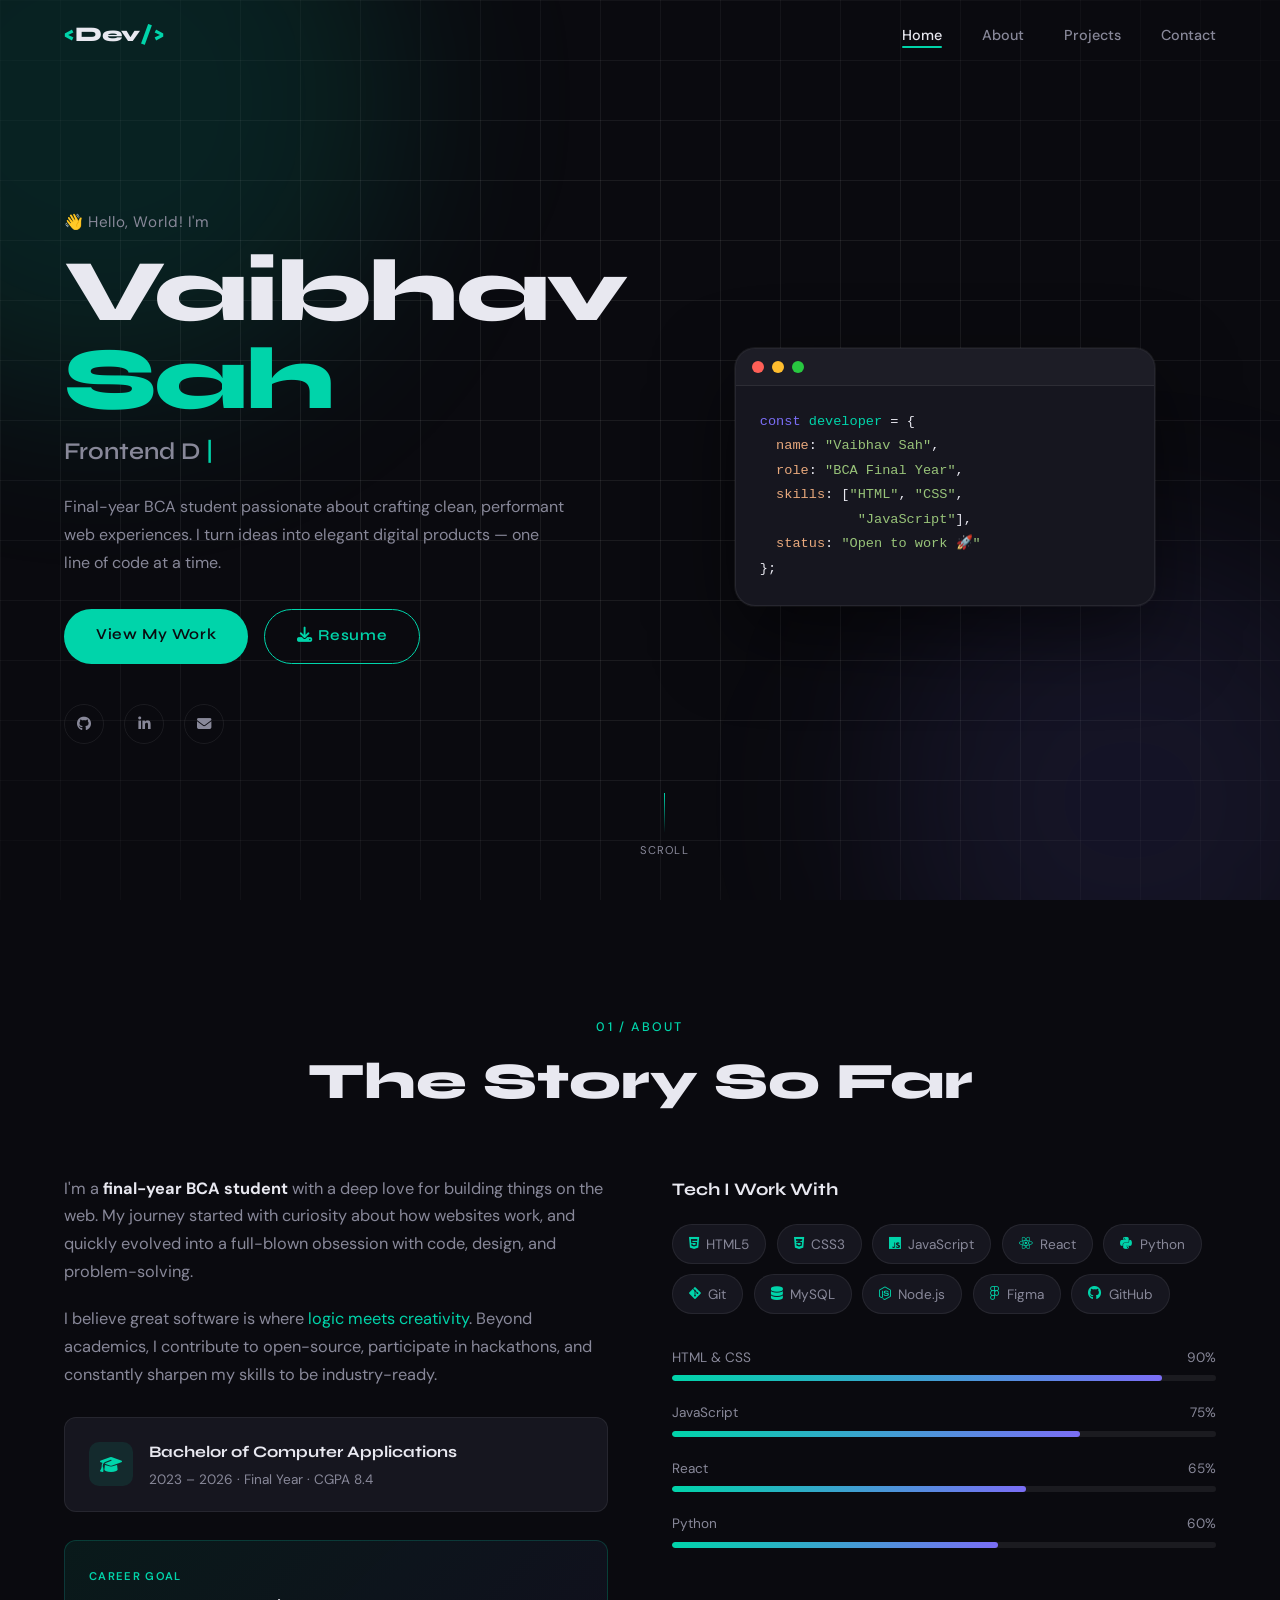
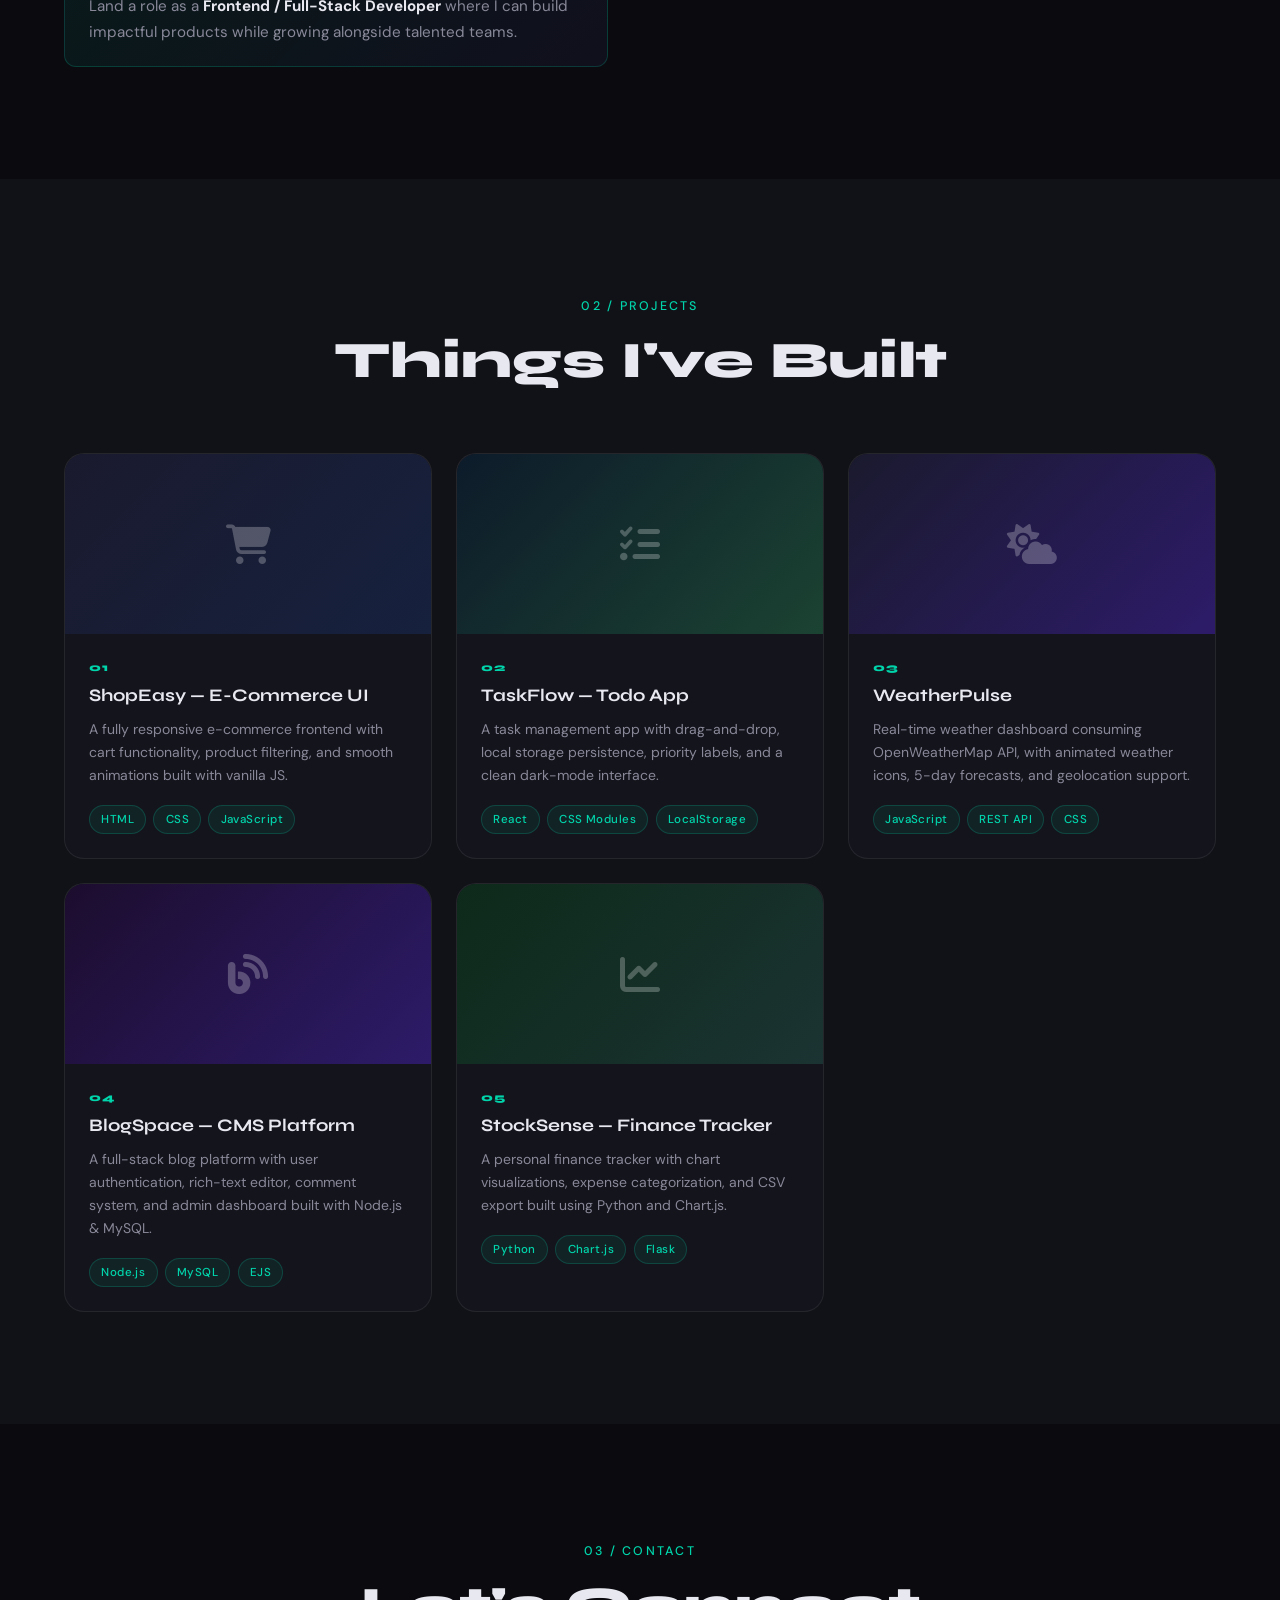
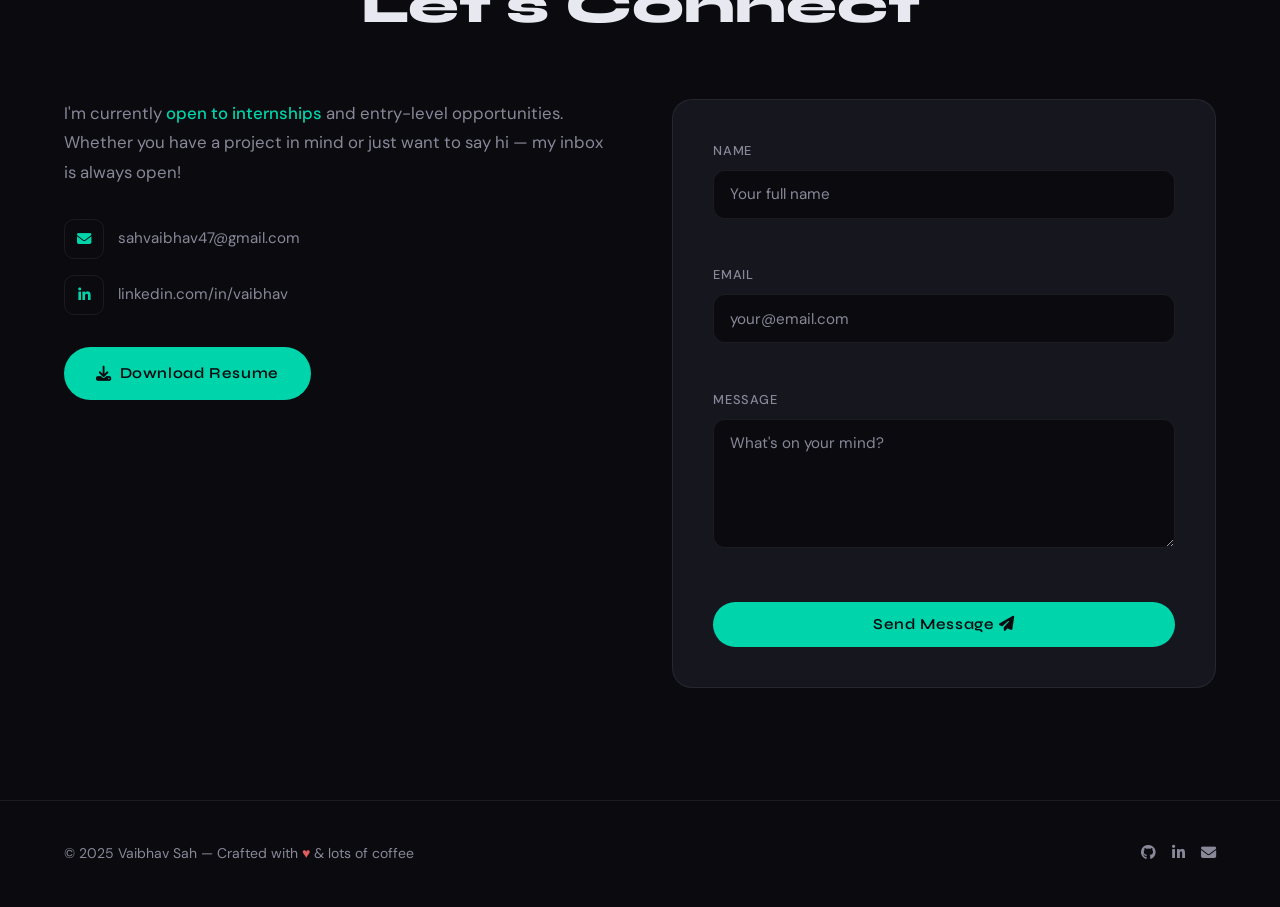
<file: Vaibhav Portfolio/index.html>
<!DOCTYPE html>
<html lang="en">
<head>
  <meta charset="UTF-8" />
  <meta name="viewport" content="width=device-width, initial-scale=1.0" />
  <title>Portfolio — BCA Developer</title>
  <link rel="stylesheet" href="style.css" />
  <!-- Google Fonts: Syne (display) + DM Sans (body) -->
  <link rel="preconnect" href="https://fonts.googleapis.com" />
  <link href="https://fonts.googleapis.com/css2?family=Syne:wght@400;600;700;800&family=DM+Sans:wght@300;400;500&display=swap" rel="stylesheet" />
  <!-- Font Awesome for icons -->
  <link rel="stylesheet" href="https://cdnjs.cloudflare.com/ajax/libs/font-awesome/6.5.0/css/all.min.css" />
</head>
<body>

  <!-- ===== NAVIGATION ===== -->
  <nav class="navbar" id="navbar">
    <div class="nav-container">
      <a href="#home" class="nav-logo">
        <span class="logo-bracket">&lt;</span>Dev<span class="logo-bracket">/&gt;</span>
      </a>
      <ul class="nav-links" id="navLinks">
        <li><a href="#home"    class="nav-link active">Home</a></li>
        <li><a href="#about"   class="nav-link">About</a></li>
        <li><a href="#projects" class="nav-link">Projects</a></li>
        <li><a href="#contact" class="nav-link">Contact</a></li>
      </ul>
      <!-- Hamburger -->
      <button class="hamburger" id="hamburger" aria-label="Toggle menu">
        <span></span><span></span><span></span>
      </button>
    </div>
  </nav>

  <!-- ===== HERO SECTION ===== -->
  <section class="hero" id="home">
    <!-- Decorative background blobs -->
    <div class="blob blob-1"></div>
    <div class="blob blob-2"></div>
    <div class="grid-overlay"></div>

    <div class="hero-content">
      <p class="hero-eyebrow">👋 Hello, World! I'm</p>
      <h1 class="hero-name">
        <span class="name-line">Vaibhav</span>
        <span class="name-line accent">Sah</span>
      </h1>
      <p class="hero-role">
        <span class="role-text" id="roleText">Frontend Developer</span>
        <span class="cursor-blink">|</span>
      </p>
      <p class="hero-intro">
        Final-year BCA student passionate about crafting clean, performant web experiences.
        I turn ideas into elegant digital products — one line of code at a time.
      </p>
      <div class="hero-cta">
        <a href="#projects" class="btn btn-primary">View My Work</a>
        <a href="resume.pdf" class="btn btn-outline" download>
          <i class="fa fa-download"></i> Resume
        </a>
      </div>
      <!-- Social links -->
      <div class="hero-social">
        <a href="https://github.com" target="_blank" aria-label="GitHub"><i class="fab fa-github"></i></a>
        <a href="https://linkedin.com" target="_blank" aria-label="LinkedIn"><i class="fab fa-linkedin-in"></i></a>
        <a href="mailto:aryan@example.com" aria-label="Email"><i class="fa fa-envelope"></i></a>
      </div>
    </div>

    <!-- Floating code card -->
    <div class="hero-card">
      <div class="code-card">
        <div class="code-card-dots">
          <span></span><span></span><span></span>
        </div>
        <pre class="code-snippet"><span class="c-kw">const</span> <span class="c-var">developer</span> = {
  <span class="c-key">name</span>: <span class="c-str">"Vaibhav Sah"</span>,
  <span class="c-key">role</span>: <span class="c-str">"BCA Final Year"</span>,
  <span class="c-key">skills</span>: [<span class="c-str">"HTML"</span>, <span class="c-str">"CSS"</span>,
            <span class="c-str">"JavaScript"</span>],
  <span class="c-key">status</span>: <span class="c-str">"Open to work 🚀"</span>
};</pre>
      </div>
    </div>

    <!-- Scroll indicator -->
    <div class="scroll-indicator">
      <div class="scroll-line"></div>
      <span>Scroll</span>
    </div>
  </section>

  <!-- ===== ABOUT SECTION ===== -->
  <section class="section" id="about">
    <div class="container">
      <div class="section-header">
        <span class="section-tag">01 / About</span>
        <h2 class="section-title">The Story So Far</h2>
      </div>

      <div class="about-grid">
        <!-- Left: bio -->
        <div class="about-bio" data-reveal>
          <p class="about-text">
            I'm a <strong>final-year BCA student</strong> with a deep love for building
            things on the web. My journey started with curiosity about how websites
            work, and quickly evolved into a full-blown obsession with code, design,
            and problem-solving.
          </p>
          <p class="about-text">
            I believe great software is where <em>logic meets creativity</em>. Beyond
            academics, I contribute to open-source, participate in hackathons, and
            constantly sharpen my skills to be industry-ready.
          </p>

          <!-- Education card -->
          <div class="edu-card">
            <div class="edu-icon"><i class="fa fa-graduation-cap"></i></div>
            <div>
              <h4>Bachelor of Computer Applications</h4>
              <p>2023 – 2026 · Final Year · CGPA 8.4</p>
            </div>
          </div>

          <!-- Career goal -->
          <div class="goal-card">
            <span class="goal-label">Career Goal</span>
            <p>Land a role as a <strong>Frontend / Full-Stack Developer</strong> where I
            can build impactful products while growing alongside talented teams.</p>
          </div>
        </div>

        <!-- Right: skills -->
        <div class="about-skills" data-reveal>
          <h3 class="skills-title">Tech I Work With</h3>
          <div class="skills-grid">
            <!-- Each skill chip -->
            <div class="skill-chip"><i class="fab fa-html5"></i> HTML5</div>
            <div class="skill-chip"><i class="fab fa-css3-alt"></i> CSS3</div>
            <div class="skill-chip"><i class="fab fa-js"></i> JavaScript</div>
            <div class="skill-chip"><i class="fab fa-react"></i> React</div>
            <div class="skill-chip"><i class="fab fa-python"></i> Python</div>
            <div class="skill-chip"><i class="fab fa-git-alt"></i> Git</div>
            <div class="skill-chip"><i class="fa fa-database"></i> MySQL</div>
            <div class="skill-chip"><i class="fab fa-node-js"></i> Node.js</div>
            <div class="skill-chip"><i class="fab fa-figma"></i> Figma</div>
            <div class="skill-chip"><i class="fab fa-github"></i> GitHub</div>
          </div>

          <!-- Skill bars -->
          <div class="skill-bars">
            <div class="skill-bar-item">
              <div class="skill-bar-label">
                <span>HTML & CSS</span><span>90%</span>
              </div>
              <div class="skill-bar-track">
                <div class="skill-bar-fill" data-width="90"></div>
              </div>
            </div>
            <div class="skill-bar-item">
              <div class="skill-bar-label">
                <span>JavaScript</span><span>75%</span>
              </div>
              <div class="skill-bar-track">
                <div class="skill-bar-fill" data-width="75"></div>
              </div>
            </div>
            <div class="skill-bar-item">
              <div class="skill-bar-label">
                <span>React</span><span>65%</span>
              </div>
              <div class="skill-bar-track">
                <div class="skill-bar-fill" data-width="65"></div>
              </div>
            </div>
            <div class="skill-bar-item">
              <div class="skill-bar-label">
                <span>Python</span><span>60%</span>
              </div>
              <div class="skill-bar-track">
                <div class="skill-bar-fill" data-width="60"></div>
              </div>
            </div>
          </div>
        </div>
      </div>
    </div>
  </section>

  <!-- ===== PROJECTS SECTION ===== -->
  <section class="section section-dark" id="projects">
    <div class="container">
      <div class="section-header">
        <span class="section-tag">02 / Projects</span>
        <h2 class="section-title">Things I've Built</h2>
      </div>

      <div class="projects-grid">

        <!-- Project 1 -->
        <article class="project-card" data-reveal>
          <div class="project-image">
            <div class="project-img-placeholder p1">
              <i class="fa fa-shopping-cart"></i>
            </div>
            <div class="project-overlay">
              <a href="#" class="project-link" target="_blank"><i class="fa fa-external-link-alt"></i> Live Demo</a>
              <a href="#" class="project-link" target="_blank"><i class="fab fa-github"></i> Code</a>
            </div>
          </div>
          <div class="project-body">
            <span class="project-number">01</span>
            <h3 class="project-title">ShopEasy — E-Commerce UI</h3>
            <p class="project-desc">A fully responsive e-commerce frontend with cart functionality,
            product filtering, and smooth animations built with vanilla JS.</p>
            <div class="project-tags">
              <span>HTML</span><span>CSS</span><span>JavaScript</span>
            </div>
          </div>
        </article>

        <!-- Project 2 -->
        <article class="project-card" data-reveal>
          <div class="project-image">
            <div class="project-img-placeholder p2">
              <i class="fa fa-tasks"></i>
            </div>
            <div class="project-overlay">
              <a href="#" class="project-link" target="_blank"><i class="fa fa-external-link-alt"></i> Live Demo</a>
              <a href="#" class="project-link" target="_blank"><i class="fab fa-github"></i> Code</a>
            </div>
          </div>
          <div class="project-body">
            <span class="project-number">02</span>
            <h3 class="project-title">TaskFlow — Todo App</h3>
            <p class="project-desc">A task management app with drag-and-drop, local storage persistence,
            priority labels, and a clean dark-mode interface.</p>
            <div class="project-tags">
              <span>React</span><span>CSS Modules</span><span>LocalStorage</span>
            </div>
          </div>
        </article>

        <!-- Project 3 -->
        <article class="project-card" data-reveal>
          <div class="project-image">
            <div class="project-img-placeholder p3">
              <i class="fa fa-cloud-sun"></i>
            </div>
            <div class="project-overlay">
              <a href="#" class="project-link" target="_blank"><i class="fa fa-external-link-alt"></i> Live Demo</a>
              <a href="#" class="project-link" target="_blank"><i class="fab fa-github"></i> Code</a>
            </div>
          </div>
          <div class="project-body">
            <span class="project-number">03</span>
            <h3 class="project-title">WeatherPulse</h3>
            <p class="project-desc">Real-time weather dashboard consuming OpenWeatherMap API,
            with animated weather icons, 5-day forecasts, and geolocation support.</p>
            <div class="project-tags">
              <span>JavaScript</span><span>REST API</span><span>CSS</span>
            </div>
          </div>
        </article>

        <!-- Project 4 -->
        <article class="project-card" data-reveal>
          <div class="project-image">
            <div class="project-img-placeholder p4">
              <i class="fa fa-blog"></i>
            </div>
            <div class="project-overlay">
              <a href="#" class="project-link" target="_blank"><i class="fa fa-external-link-alt"></i> Live Demo</a>
              <a href="#" class="project-link" target="_blank"><i class="fab fa-github"></i> Code</a>
            </div>
          </div>
          <div class="project-body">
            <span class="project-number">04</span>
            <h3 class="project-title">BlogSpace — CMS Platform</h3>
            <p class="project-desc">A full-stack blog platform with user authentication, rich-text editor,
            comment system, and admin dashboard built with Node.js &amp; MySQL.</p>
            <div class="project-tags">
              <span>Node.js</span><span>MySQL</span><span>EJS</span>
            </div>
          </div>
        </article>

        <!-- Project 5 -->
        <article class="project-card" data-reveal>
          <div class="project-image">
            <div class="project-img-placeholder p5">
              <i class="fa fa-chart-line"></i>
            </div>
            <div class="project-overlay">
              <a href="#" class="project-link" target="_blank"><i class="fa fa-external-link-alt"></i> Live Demo</a>
              <a href="#" class="project-link" target="_blank"><i class="fab fa-github"></i> Code</a>
            </div>
          </div>
          <div class="project-body">
            <span class="project-number">05</span>
            <h3 class="project-title">StockSense — Finance Tracker</h3>
            <p class="project-desc">A personal finance tracker with chart visualizations, expense
            categorization, and CSV export built using Python and Chart.js.</p>
            <div class="project-tags">
              <span>Python</span><span>Chart.js</span><span>Flask</span>
            </div>
          </div>
        </article>

      </div>
    </div>
  </section>

  <!-- ===== CONTACT SECTION ===== -->
  <section class="section" id="contact">
    <div class="container">
      <div class="section-header">
        <span class="section-tag">03 / Contact</span>
        <h2 class="section-title">Let's Connect</h2>
      </div>

      <div class="contact-grid">
        <!-- Left: info -->
        <div class="contact-info" data-reveal>
          <p class="contact-intro">
            I'm currently <span class="highlight">open to internships</span> and
            entry-level opportunities. Whether you have a project in mind or just
            want to say hi — my inbox is always open!
          </p>
          <div class="contact-links">
            <a href="mailto:sahvaibhav47@gmail.com" class="contact-item">
              <i class="fa fa-envelope"></i>
              <span>sahvaibhav47@gmail.com</span>
            </a>
            <!-- <a href="https://github.com" target="_blank" class="contact-item">
              <i class="fab fa-github"></i>
              <span>github.com/aryan</span>
            </a> -->
            <a href="https://linkedin.com" target="_blank" class="contact-item">
              <i class="fab fa-linkedin-in"></i>
              <span>linkedin.com/in/vaibhav</span>
            </a>
          </div>
          <a href="resume.pdf" class="btn btn-primary" download style="margin-top:2rem;display:inline-flex;gap:.5rem;align-items:center;">
            <i class="fa fa-download"></i> Download Resume
          </a>
        </div>

        <!-- Right: form -->
        <form class="contact-form" id="contactForm" data-reveal novalidate>
          <div class="form-group">
            <label for="name">Name</label>
            <input type="text" id="name" name="name" placeholder="Your full name" autocomplete="off" />
            <span class="form-error" id="nameError"></span>
          </div>
          <div class="form-group">
            <label for="email">Email</label>
            <input type="email" id="email" name="email" placeholder="your@email.com" autocomplete="off" />
            <span class="form-error" id="emailError"></span>
          </div>
          <div class="form-group">
            <label for="message">Message</label>
            <textarea id="message" name="message" rows="5" placeholder="What's on your mind?"></textarea>
            <span class="form-error" id="messageError"></span>
          </div>
          <button type="submit" class="btn btn-primary btn-full">
            <span id="btnText">Send Message <i class="fa fa-paper-plane"></i></span>
          </button>
          <div class="form-success" id="formSuccess">
            <i class="fa fa-check-circle"></i> Message sent! I'll get back to you soon.
          </div>
        </form>
      </div>
    </div>
  </section>

  <!-- ===== FOOTER ===== -->
  <footer class="footer">
    <div class="container footer-inner">
      <p class="footer-copy">© 2025 Vaibhav Sah — Crafted with <span class="heart">♥</span> &amp; lots of coffee</p>
      <div class="footer-social">
        <a href="https://github.com" target="_blank" aria-label="GitHub"><i class="fab fa-github"></i></a>
        <a href="https://linkedin.com" target="_blank" aria-label="LinkedIn"><i class="fab fa-linkedin-in"></i></a>
        <a href="mailto:aryan@example.com" aria-label="Email"><i class="fa fa-envelope"></i></a>
      </div>
    </div>
  </footer>

  <script src="script.js"></script>
</body>
</html>
</file>
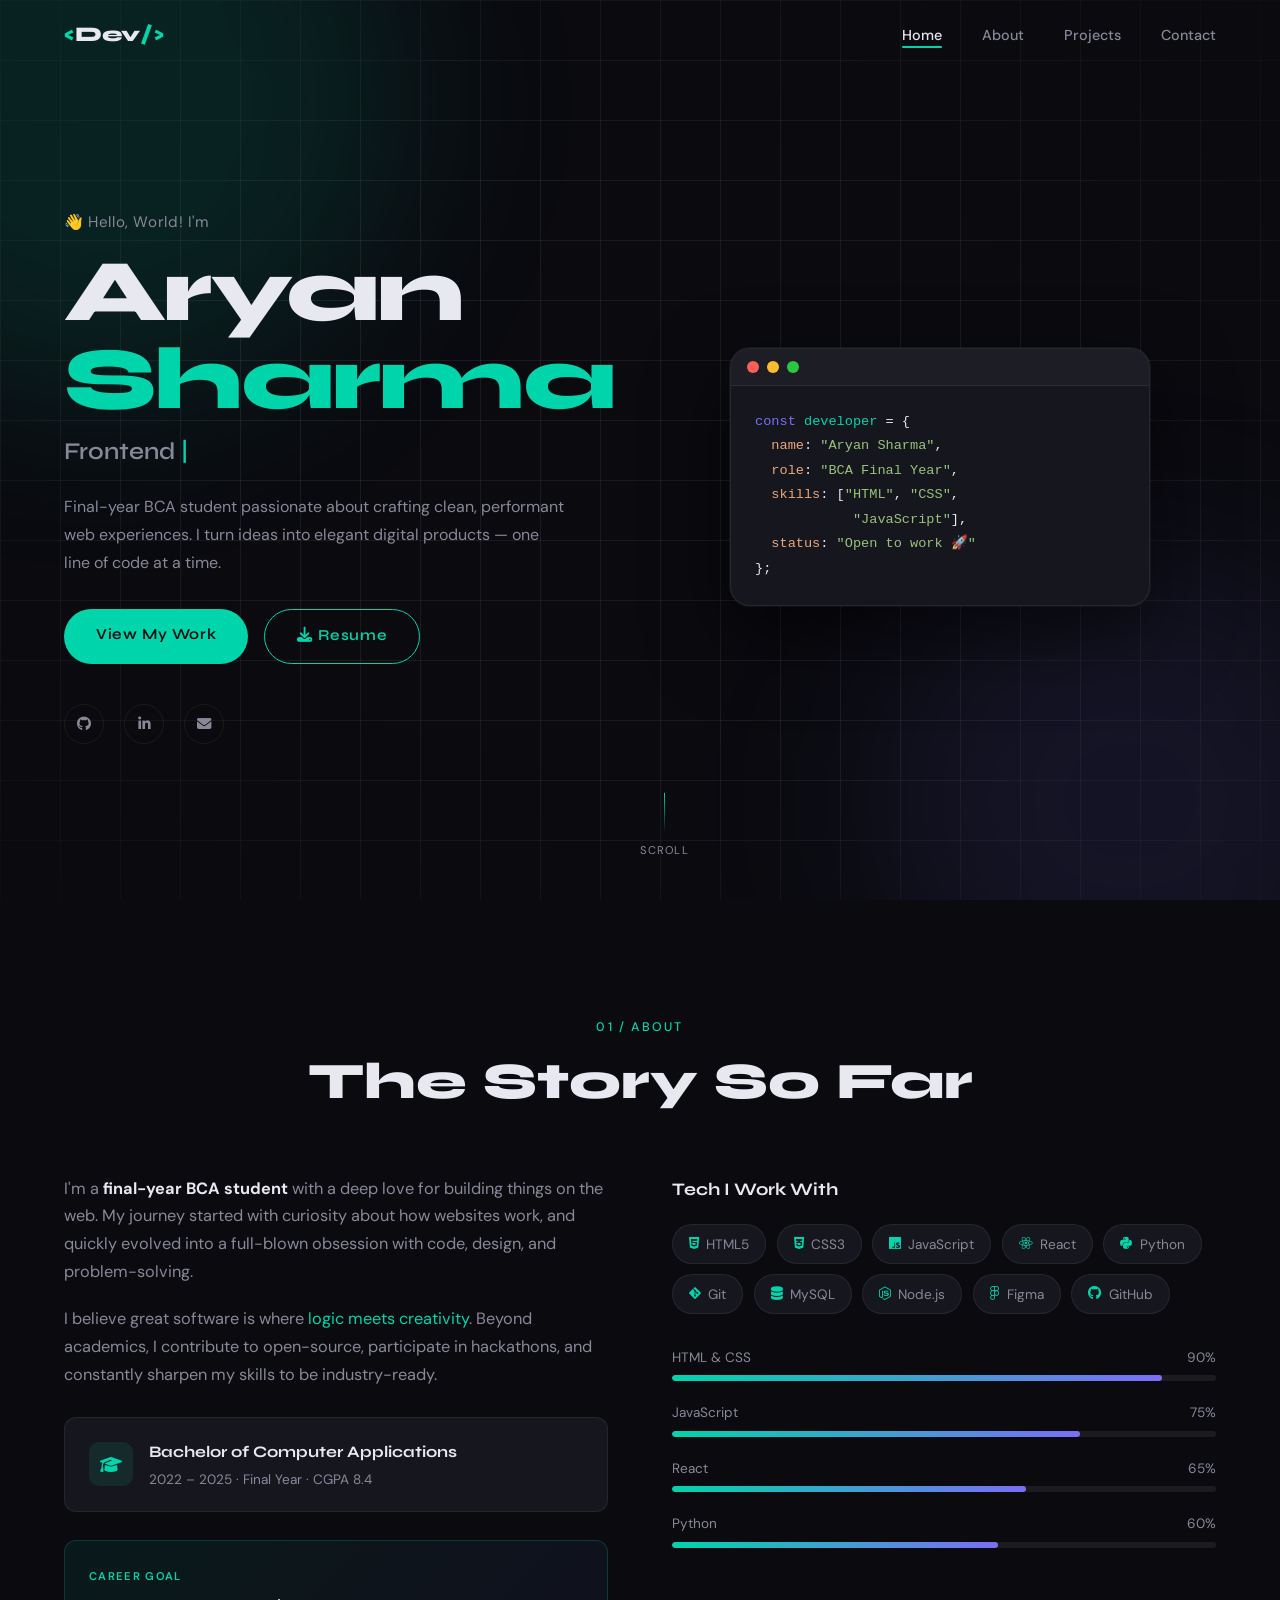
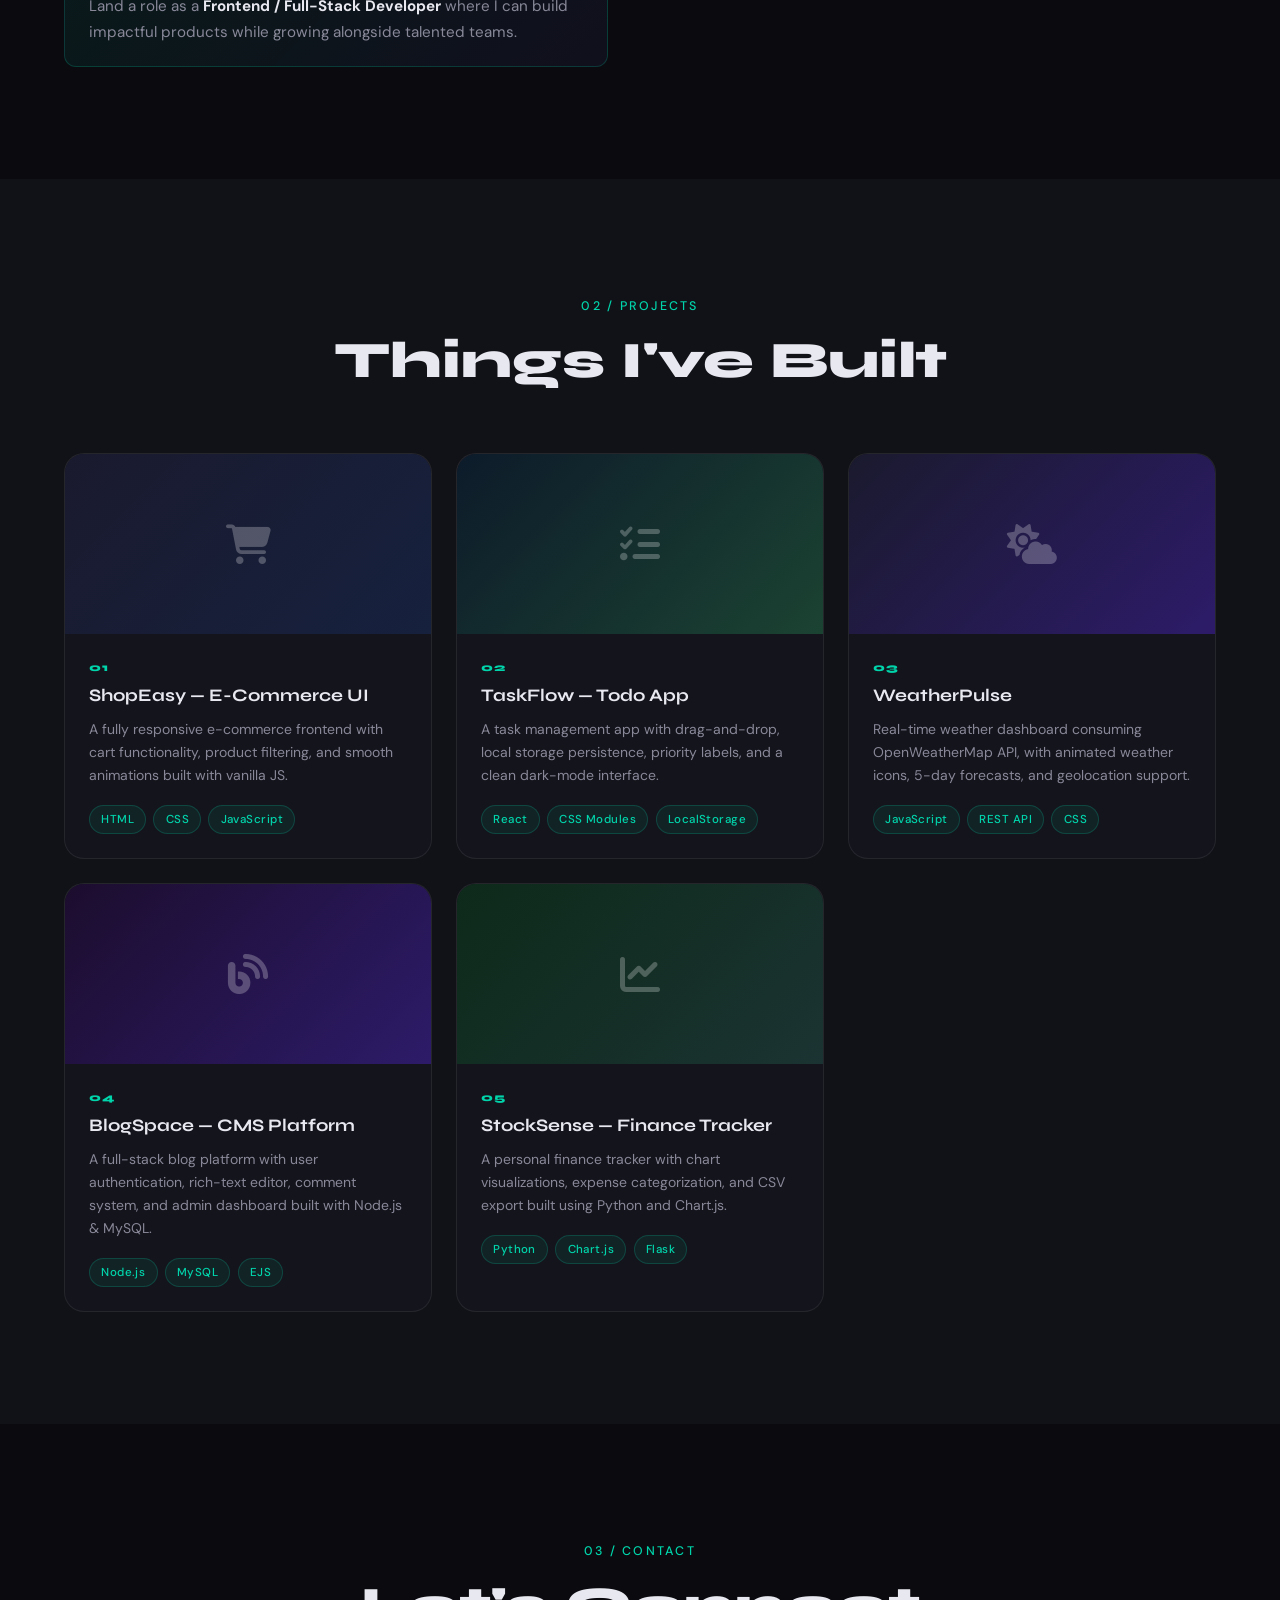
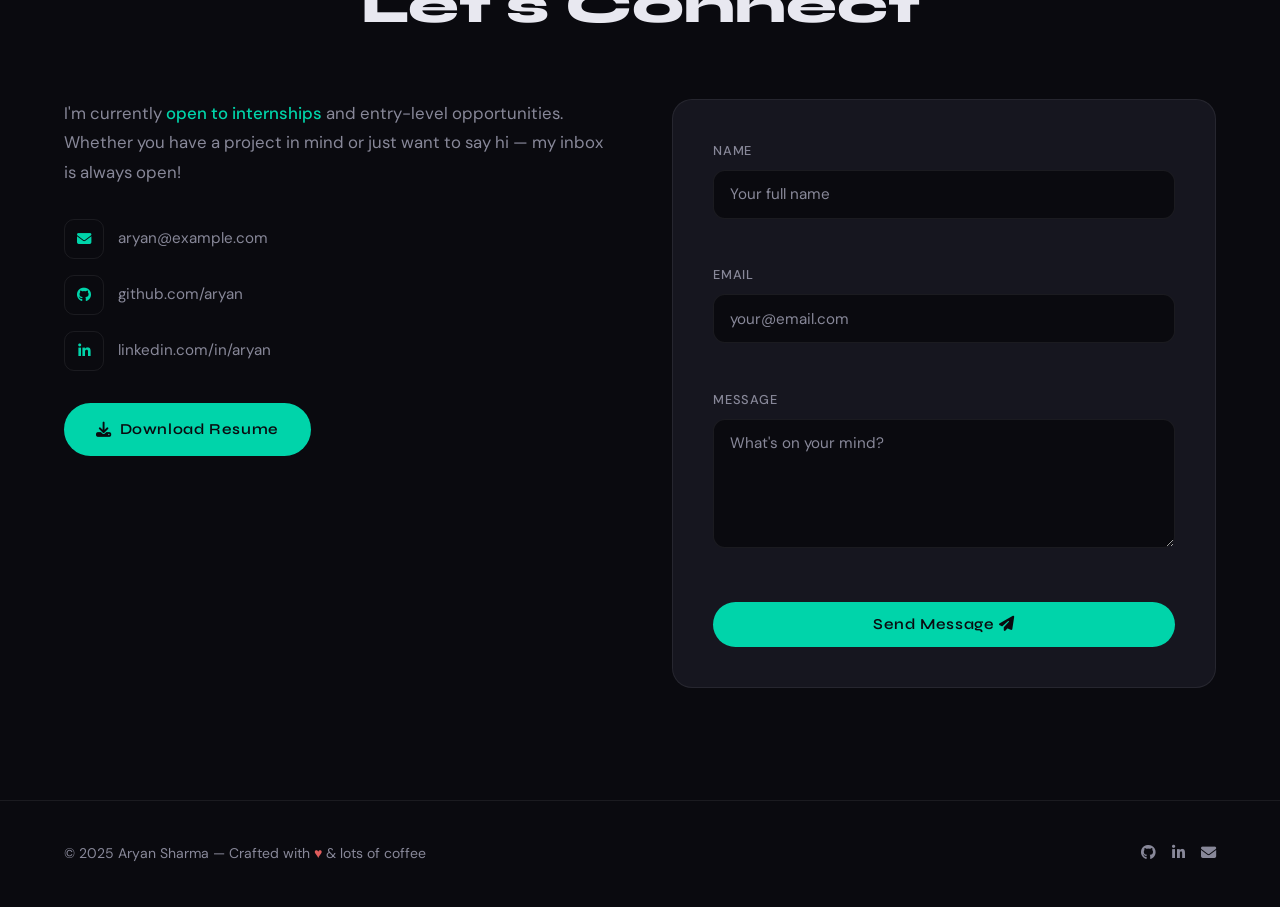
<file: Vaibhav Portfolio/portfolio_preview.html>
<!DOCTYPE html>
<html lang="en">
<head>
<meta charset="UTF-8"/>
<meta name="viewport" content="width=device-width,initial-scale=1.0"/>
<title>Portfolio — Aryan Sharma</title>
<link rel="preconnect" href="https://fonts.googleapis.com"/>
<link href="https://fonts.googleapis.com/css2?family=Syne:wght@400;600;700;800&family=DM+Sans:wght@300;400;500&display=swap" rel="stylesheet"/>
<link rel="stylesheet" href="https://cdnjs.cloudflare.com/ajax/libs/font-awesome/6.5.0/css/all.min.css"/>
<style>
/* ============================================================
   PORTFOLIO — style.css
   Aesthetic: Dark editorial with teal accents
   Fonts: Syne (display) + DM Sans (body)
   ============================================================ */

/* ── CSS VARIABLES ── */
:root {
  --bg:        #0a0a0f;
  --bg-alt:    #111118;
  --surface:   #16161f;
  --border:    rgba(255,255,255,0.07);
  --accent:    #00d4aa;
  --accent-2:  #7b6ef6;
  --text:      #e8e8f0;
  --muted:     #888899;
  --card-bg:   rgba(22,22,31,0.8);
  --nav-h:     70px;

  --font-display: 'Syne', sans-serif;
  --font-body:    'DM Sans', sans-serif;

  --ease:      cubic-bezier(0.4,0,0.2,1);
  --radius:    12px;
  --radius-lg: 20px;
}

/* ── RESET & BASE ── */
*, *::before, *::after { box-sizing: border-box; margin: 0; padding: 0; }

html {
  scroll-behavior: smooth;
  font-size: 16px;
}

body {
  background: var(--bg);
  color: var(--text);
  font-family: var(--font-body);
  font-weight: 400;
  line-height: 1.7;
  overflow-x: hidden;
}

img { max-width: 100%; display: block; }
a  { text-decoration: none; color: inherit; }
ul { list-style: none; }

/* ── SCROLLBAR ── */
::-webkit-scrollbar { width: 6px; }
::-webkit-scrollbar-track { background: var(--bg); }
::-webkit-scrollbar-thumb { background: var(--accent); border-radius: 99px; }

/* ── SELECTION ── */
::selection { background: var(--accent); color: var(--bg); }

/* ── CONTAINER ── */
.container {
  width: 90%;
  max-width: 1200px;
  margin: 0 auto;
}

/* ── BUTTONS ── */
.btn {
  display: inline-block;
  padding: .85rem 2rem;
  border-radius: 99px;
  font-family: var(--font-display);
  font-weight: 600;
  font-size: .95rem;
  letter-spacing: .04em;
  cursor: pointer;
  border: none;
  transition: transform .25s var(--ease), box-shadow .25s var(--ease), background .25s;
}
.btn:hover { transform: translateY(-3px); }

.btn-primary {
  background: var(--accent);
  color: var(--bg);
  box-shadow: 0 0 0 0 rgba(0,212,170,.4);
}
.btn-primary:hover {
  box-shadow: 0 8px 30px rgba(0,212,170,.35);
}

.btn-outline {
  background: transparent;
  color: var(--accent);
  border: 1.5px solid var(--accent);
}
.btn-outline:hover {
  background: rgba(0,212,170,.08);
  box-shadow: 0 8px 24px rgba(0,212,170,.15);
}

.btn-full { width: 100%; text-align: center; }

/* ── SECTION COMMONS ── */
.section { padding: 7rem 0; }
.section-dark { background: var(--bg-alt); }

.section-header {
  text-align: center;
  margin-bottom: 4rem;
}
.section-tag {
  display: inline-block;
  font-family: var(--font-body);
  font-size: .78rem;
  font-weight: 500;
  letter-spacing: .18em;
  text-transform: uppercase;
  color: var(--accent);
  margin-bottom: 1rem;
}
.section-title {
  font-family: var(--font-display);
  font-size: clamp(2rem, 5vw, 3.2rem);
  font-weight: 800;
  line-height: 1.1;
  color: var(--text);
}

/* ── REVEAL ANIMATION ── */
[data-reveal] {
  opacity: 0;
  transform: translateY(40px);
  transition: opacity .7s var(--ease), transform .7s var(--ease);
}
[data-reveal].visible {
  opacity: 1;
  transform: none;
}

/* ====================================================
   NAVBAR
   ==================================================== */
.navbar {
  position: fixed;
  top: 0; left: 0; right: 0;
  height: var(--nav-h);
  z-index: 1000;
  transition: background .35s, box-shadow .35s;
}
.navbar.scrolled {
  background: rgba(10,10,15,.92);
  backdrop-filter: blur(16px);
  box-shadow: 0 1px 0 var(--border);
}

.nav-container {
  display: flex;
  align-items: center;
  justify-content: space-between;
  height: 100%;
  width: 90%;
  max-width: 1200px;
  margin: 0 auto;
}

.nav-logo {
  font-family: var(--font-display);
  font-size: 1.3rem;
  font-weight: 800;
  color: var(--text);
  letter-spacing: -.01em;
}
.logo-bracket { color: var(--accent); }

.nav-links {
  display: flex;
  gap: 2.5rem;
}
.nav-link {
  font-family: var(--font-body);
  font-size: .9rem;
  font-weight: 500;
  color: var(--muted);
  position: relative;
  transition: color .2s;
}
.nav-link::after {
  content: '';
  position: absolute;
  bottom: -4px; left: 0;
  width: 0; height: 2px;
  background: var(--accent);
  border-radius: 99px;
  transition: width .3s var(--ease);
}
.nav-link:hover,
.nav-link.active { color: var(--text); }
.nav-link.active::after,
.nav-link:hover::after { width: 100%; }

/* Hamburger */
.hamburger {
  display: none;
  flex-direction: column;
  gap: 5px;
  background: none;
  border: none;
  cursor: pointer;
  padding: 4px;
}
.hamburger span {
  display: block;
  width: 24px; height: 2px;
  background: var(--text);
  border-radius: 99px;
  transition: transform .3s, opacity .3s;
}
.hamburger.open span:nth-child(1) { transform: translateY(7px) rotate(45deg); }
.hamburger.open span:nth-child(2) { opacity: 0; }
.hamburger.open span:nth-child(3) { transform: translateY(-7px) rotate(-45deg); }

/* ====================================================
   HERO
   ==================================================== */
.hero {
  min-height: 100vh;
  display: grid;
  grid-template-columns: 1fr 1fr;
  align-items: center;
  gap: 3rem;
  padding: calc(var(--nav-h) + 4rem) 5% 5rem;
  position: relative;
  overflow: hidden;
}

/* Blobs */
.blob {
  position: absolute;
  border-radius: 50%;
  filter: blur(90px);
  pointer-events: none;
  z-index: 0;
}
.blob-1 {
  width: 600px; height: 600px;
  background: rgba(0,212,170,.12);
  top: -200px; left: -200px;
  animation: blobFloat 8s ease-in-out infinite alternate;
}
.blob-2 {
  width: 500px; height: 500px;
  background: rgba(123,110,246,.1);
  bottom: -150px; right: -100px;
  animation: blobFloat 10s ease-in-out 2s infinite alternate-reverse;
}
@keyframes blobFloat {
  from { transform: translate(0,0) scale(1); }
  to   { transform: translate(30px,20px) scale(1.05); }
}

/* Grid overlay */
.grid-overlay {
  position: absolute;
  inset: 0;
  background-image:
    linear-gradient(var(--border) 1px, transparent 1px),
    linear-gradient(90deg, var(--border) 1px, transparent 1px);
  background-size: 60px 60px;
  mask-image: radial-gradient(ellipse 80% 80% at 50% 50%, #000 40%, transparent 100%);
  pointer-events: none;
  z-index: 0;
}

.hero-content {
  position: relative;
  z-index: 1;
  animation: fadeUp .9s var(--ease) both;
}

.hero-eyebrow {
  font-size: .95rem;
  color: var(--muted);
  margin-bottom: .75rem;
  letter-spacing: .04em;
}

.hero-name {
  font-family: var(--font-display);
  font-size: clamp(3rem, 8vw, 5.5rem);
  font-weight: 800;
  line-height: 1;
  letter-spacing: -.03em;
  margin-bottom: .5rem;
}
.name-line { display: block; }
.name-line.accent { color: var(--accent); }

.hero-role {
  font-family: var(--font-display);
  font-size: clamp(1.1rem, 2.5vw, 1.5rem);
  font-weight: 600;
  color: var(--muted);
  margin-bottom: 1.25rem;
}
.cursor-blink {
  color: var(--accent);
  animation: blink 1s step-end infinite;
}
@keyframes blink { 0%,100%{opacity:1} 50%{opacity:0} }

.hero-intro {
  max-width: 500px;
  color: var(--muted);
  font-size: 1rem;
  line-height: 1.75;
  margin-bottom: 2rem;
}

.hero-cta {
  display: flex;
  gap: 1rem;
  flex-wrap: wrap;
  margin-bottom: 2.5rem;
}

.hero-social {
  display: flex;
  gap: 1.25rem;
}
.hero-social a {
  width: 40px; height: 40px;
  border: 1px solid var(--border);
  border-radius: 50%;
  display: grid;
  place-items: center;
  color: var(--muted);
  font-size: .9rem;
  transition: border-color .2s, color .2s, transform .2s;
}
.hero-social a:hover {
  border-color: var(--accent);
  color: var(--accent);
  transform: translateY(-3px);
}

/* Code card */
.hero-card {
  position: relative;
  z-index: 1;
  animation: fadeUp 1s var(--ease) .2s both;
  display: flex;
  justify-content: center;
}
.code-card {
  background: var(--surface);
  border: 1px solid var(--border);
  border-radius: var(--radius-lg);
  overflow: hidden;
  width: 100%;
  max-width: 420px;
  box-shadow: 0 30px 80px rgba(0,0,0,.5), 0 0 0 1px var(--border);
  transition: transform .4s var(--ease);
}
.code-card:hover { transform: translateY(-8px) rotate(1deg); }
.code-card-dots {
  padding: .75rem 1rem;
  background: rgba(255,255,255,.03);
  border-bottom: 1px solid var(--border);
  display: flex;
  gap: .5rem;
}
.code-card-dots span {
  width: 12px; height: 12px;
  border-radius: 50%;
}
.code-card-dots span:nth-child(1) { background: #ff5f57; }
.code-card-dots span:nth-child(2) { background: #ffbd2e; }
.code-card-dots span:nth-child(3) { background: #28c840; }
.code-snippet {
  padding: 1.5rem;
  font-family: 'Courier New', monospace;
  font-size: .85rem;
  line-height: 1.8;
  color: var(--text);
  white-space: pre;
}
.c-kw  { color: #7b6ef6; }
.c-var { color: #00d4aa; }
.c-key { color: #e8a87c; }
.c-str { color: #98c379; }

/* Scroll indicator */
.scroll-indicator {
  position: absolute;
  bottom: 2.5rem;
  left: 50%;
  transform: translateX(-50%);
  display: flex;
  flex-direction: column;
  align-items: center;
  gap: .5rem;
  color: var(--muted);
  font-size: .7rem;
  letter-spacing: .1em;
  text-transform: uppercase;
  z-index: 1;
  animation: fadeUp 1s var(--ease) .6s both;
}
.scroll-line {
  width: 1px;
  height: 40px;
  background: linear-gradient(to bottom, var(--accent), transparent);
  animation: scrollDrop 2s ease-in-out infinite;
}
@keyframes scrollDrop {
  0%   { transform: scaleY(0); transform-origin: top; }
  50%  { transform: scaleY(1); transform-origin: top; }
  100% { transform: scaleY(0); transform-origin: bottom; }
}

/* ====================================================
   ABOUT
   ==================================================== */
.about-grid {
  display: grid;
  grid-template-columns: 1fr 1fr;
  gap: 4rem;
  align-items: start;
}

.about-text {
  color: var(--muted);
  margin-bottom: 1.25rem;
  font-size: 1.02rem;
}
.about-text strong { color: var(--text); }
.about-text em { color: var(--accent); font-style: normal; }

.edu-card {
  display: flex;
  align-items: center;
  gap: 1rem;
  background: var(--surface);
  border: 1px solid var(--border);
  border-radius: var(--radius);
  padding: 1.25rem 1.5rem;
  margin: 1.75rem 0;
}
.edu-icon {
  width: 44px; height: 44px;
  background: rgba(0,212,170,.1);
  border-radius: 10px;
  display: grid;
  place-items: center;
  color: var(--accent);
  font-size: 1.1rem;
  flex-shrink: 0;
}
.edu-card h4 {
  font-family: var(--font-display);
  font-size: 1rem;
  font-weight: 700;
  margin-bottom: .2rem;
}
.edu-card p {
  font-size: .85rem;
  color: var(--muted);
}

.goal-card {
  background: linear-gradient(135deg, rgba(0,212,170,.08), rgba(123,110,246,.06));
  border: 1px solid rgba(0,212,170,.2);
  border-radius: var(--radius);
  padding: 1.25rem 1.5rem;
}
.goal-label {
  display: inline-block;
  font-size: .7rem;
  font-weight: 600;
  letter-spacing: .12em;
  text-transform: uppercase;
  color: var(--accent);
  margin-bottom: .5rem;
}
.goal-card p { font-size: .95rem; color: var(--muted); }
.goal-card strong { color: var(--text); }

/* Skills grid (chips) */
.skills-title {
  font-family: var(--font-display);
  font-size: 1.1rem;
  font-weight: 700;
  margin-bottom: 1.25rem;
}
.skills-grid {
  display: flex;
  flex-wrap: wrap;
  gap: .65rem;
  margin-bottom: 2rem;
}
.skill-chip {
  display: inline-flex;
  align-items: center;
  gap: .45rem;
  padding: .45rem 1rem;
  border: 1px solid var(--border);
  border-radius: 99px;
  font-size: .85rem;
  color: var(--muted);
  background: var(--surface);
  transition: border-color .2s, color .2s, transform .2s;
}
.skill-chip:hover {
  border-color: var(--accent);
  color: var(--accent);
  transform: translateY(-2px);
}
.skill-chip i { color: var(--accent); }

/* Skill bars */
.skill-bar-item { margin-bottom: 1.25rem; }
.skill-bar-label {
  display: flex;
  justify-content: space-between;
  font-size: .85rem;
  color: var(--muted);
  margin-bottom: .4rem;
}
.skill-bar-track {
  height: 6px;
  background: var(--border);
  border-radius: 99px;
  overflow: hidden;
}
.skill-bar-fill {
  height: 100%;
  width: 0; /* animated by JS */
  background: linear-gradient(90deg, var(--accent), var(--accent-2));
  border-radius: 99px;
  transition: width 1s var(--ease);
}

/* ====================================================
   PROJECTS
   ==================================================== */
.projects-grid {
  display: grid;
  grid-template-columns: repeat(3, 1fr);
  gap: 1.5rem;
}

.project-card {
  background: var(--card-bg);
  border: 1px solid var(--border);
  border-radius: var(--radius-lg);
  overflow: hidden;
  transition: transform .35s var(--ease), box-shadow .35s var(--ease), border-color .35s;
}
.project-card:hover {
  transform: translateY(-8px);
  box-shadow: 0 24px 60px rgba(0,0,0,.4);
  border-color: rgba(0,212,170,.25);
}

/* Stagger reveal */
.projects-grid .project-card:nth-child(1) { transition-delay: 0s; }
.projects-grid .project-card:nth-child(2) { transition-delay: .08s; }
.projects-grid .project-card:nth-child(3) { transition-delay: .16s; }
.projects-grid .project-card:nth-child(4) { transition-delay: .24s; }
.projects-grid .project-card:nth-child(5) { transition-delay: .32s; }

.project-image { position: relative; overflow: hidden; }
.project-img-placeholder {
  height: 180px;
  display: grid;
  place-items: center;
  font-size: 2.5rem;
  color: rgba(255,255,255,.25);
  transition: transform .35s var(--ease);
}
.p1 { background: linear-gradient(135deg,#1a1a2e,#16213e); }
.p2 { background: linear-gradient(135deg,#0d1b2a,#1b4332); }
.p3 { background: linear-gradient(135deg,#1a1a2e,#2d1b69); }
.p4 { background: linear-gradient(135deg,#1c0d2e,#2d1b69); }
.p5 { background: linear-gradient(135deg,#0d2a1a,#1b3332); }

.project-card:hover .project-img-placeholder { transform: scale(1.05); }

.project-overlay {
  position: absolute;
  inset: 0;
  background: rgba(0,0,0,.75);
  display: flex;
  align-items: center;
  justify-content: center;
  gap: 1rem;
  opacity: 0;
  transition: opacity .3s;
}
.project-card:hover .project-overlay { opacity: 1; }
.project-link {
  padding: .5rem 1.1rem;
  border: 1px solid var(--accent);
  border-radius: 99px;
  color: var(--accent);
  font-size: .8rem;
  font-weight: 500;
  transition: background .2s, color .2s;
}
.project-link:hover {
  background: var(--accent);
  color: var(--bg);
}

.project-body { padding: 1.5rem; }
.project-number {
  font-family: var(--font-display);
  font-size: .7rem;
  font-weight: 800;
  color: var(--accent);
  letter-spacing: .12em;
  display: block;
  margin-bottom: .5rem;
}
.project-title {
  font-family: var(--font-display);
  font-size: 1.1rem;
  font-weight: 700;
  margin-bottom: .6rem;
  line-height: 1.3;
}
.project-desc {
  font-size: .875rem;
  color: var(--muted);
  line-height: 1.65;
  margin-bottom: 1.1rem;
}
.project-tags {
  display: flex;
  flex-wrap: wrap;
  gap: .45rem;
}
.project-tags span {
  font-size: .72rem;
  font-weight: 500;
  padding: .25rem .7rem;
  background: rgba(0,212,170,.08);
  border: 1px solid rgba(0,212,170,.2);
  border-radius: 99px;
  color: var(--accent);
  letter-spacing: .04em;
}

/* ====================================================
   CONTACT
   ==================================================== */
.contact-grid {
  display: grid;
  grid-template-columns: 1fr 1fr;
  gap: 4rem;
  align-items: start;
}

.contact-intro {
  color: var(--muted);
  font-size: 1.05rem;
  line-height: 1.75;
  margin-bottom: 2rem;
}
.highlight {
  color: var(--accent);
  font-weight: 500;
}

.contact-links { display: flex; flex-direction: column; gap: 1rem; }
.contact-item {
  display: flex;
  align-items: center;
  gap: .85rem;
  color: var(--muted);
  font-size: .95rem;
  transition: color .2s;
}
.contact-item i {
  width: 40px; height: 40px;
  border: 1px solid var(--border);
  border-radius: 10px;
  display: grid;
  place-items: center;
  color: var(--accent);
  font-size: .9rem;
  transition: background .2s, border-color .2s;
  flex-shrink: 0;
}
.contact-item:hover { color: var(--text); }
.contact-item:hover i {
  background: rgba(0,212,170,.1);
  border-color: var(--accent);
}

/* Form */
.contact-form {
  background: var(--surface);
  border: 1px solid var(--border);
  border-radius: var(--radius-lg);
  padding: 2.5rem;
}

.form-group { margin-bottom: 1.5rem; }
.form-group label {
  display: block;
  font-size: .8rem;
  font-weight: 500;
  letter-spacing: .06em;
  color: var(--muted);
  text-transform: uppercase;
  margin-bottom: .5rem;
}

.form-group input,
.form-group textarea {
  width: 100%;
  background: var(--bg);
  border: 1px solid var(--border);
  border-radius: var(--radius);
  padding: .85rem 1rem;
  color: var(--text);
  font-family: var(--font-body);
  font-size: .95rem;
  outline: none;
  transition: border-color .2s, box-shadow .2s;
  resize: vertical;
}
.form-group input::placeholder,
.form-group textarea::placeholder { color: var(--muted); }
.form-group input:focus,
.form-group textarea:focus {
  border-color: var(--accent);
  box-shadow: 0 0 0 3px rgba(0,212,170,.1);
}
.form-group input.error,
.form-group textarea.error {
  border-color: #e05c5c;
  box-shadow: 0 0 0 3px rgba(224,92,92,.1);
}

.form-error {
  display: block;
  font-size: .78rem;
  color: #e05c5c;
  margin-top: .35rem;
  min-height: 1rem;
}

.form-success {
  display: none;
  margin-top: 1rem;
  text-align: center;
  color: var(--accent);
  font-weight: 500;
  font-size: .95rem;
  padding: .75rem;
  background: rgba(0,212,170,.08);
  border-radius: var(--radius);
  border: 1px solid rgba(0,212,170,.25);
}
.form-success.show { display: block; animation: fadeUp .4s both; }

/* ====================================================
   FOOTER
   ==================================================== */
.footer {
  padding: 2.5rem 0;
  border-top: 1px solid var(--border);
  background: var(--bg);
}
.footer-inner {
  display: flex;
  align-items: center;
  justify-content: space-between;
  gap: 1rem;
  flex-wrap: wrap;
}
.footer-copy {
  font-size: .875rem;
  color: var(--muted);
}
.heart { color: #e05c5c; }
.footer-social {
  display: flex;
  gap: 1rem;
}
.footer-social a {
  color: var(--muted);
  font-size: .95rem;
  transition: color .2s;
}
.footer-social a:hover { color: var(--accent); }

/* ====================================================
   ANIMATIONS
   ==================================================== */
@keyframes fadeUp {
  from { opacity: 0; transform: translateY(30px); }
  to   { opacity: 1; transform: translateY(0); }
}

/* ====================================================
   RESPONSIVE — TABLET (≤900px)
   ==================================================== */
@media (max-width: 900px) {
  /* Hamburger shows */
  .hamburger { display: flex; }
  .nav-links {
    position: fixed;
    top: var(--nav-h);
    left: 0; right: 0;
    background: rgba(10,10,15,.97);
    backdrop-filter: blur(20px);
    flex-direction: column;
    align-items: center;
    gap: 0;
    padding: 0;
    max-height: 0;
    overflow: hidden;
    transition: max-height .4s var(--ease), padding .4s;
    border-bottom: 1px solid var(--border);
  }
  .nav-links.open {
    max-height: 400px;
    padding: 1.5rem 0;
  }
  .nav-link { padding: .75rem 0; font-size: 1rem; }

  /* Hero stacks */
  .hero {
    grid-template-columns: 1fr;
    text-align: center;
    padding-top: calc(var(--nav-h) + 3rem);
  }
  .hero-intro { margin: 0 auto 2rem; }
  .hero-cta, .hero-social { justify-content: center; }
  .hero-card { order: -1; }
  .code-card { max-width: 340px; }
  .scroll-indicator { display: none; }

  /* About stacks */
  .about-grid { grid-template-columns: 1fr; gap: 3rem; }

  /* Projects: 2 col */
  .projects-grid { grid-template-columns: repeat(2, 1fr); }

  /* Contact stacks */
  .contact-grid { grid-template-columns: 1fr; }
}

/* ====================================================
   RESPONSIVE — MOBILE (≤600px)
   ==================================================== */
@media (max-width: 600px) {
  .section { padding: 5rem 0; }

  .hero-name { font-size: clamp(2.5rem, 14vw, 3.5rem); }

  /* Projects: 1 col */
  .projects-grid { grid-template-columns: 1fr; }

  .contact-form { padding: 1.75rem; }

  .footer-inner { flex-direction: column; text-align: center; }

  /* Blob scale down */
  .blob-1 { width: 350px; height: 350px; }
  .blob-2 { width: 300px; height: 300px; }
}
</style>
</head>
<body>

  <!-- ===== NAVIGATION ===== -->
  <nav class="navbar" id="navbar">
    <div class="nav-container">
      <a href="#home" class="nav-logo">
        <span class="logo-bracket">&lt;</span>Dev<span class="logo-bracket">/&gt;</span>
      </a>
      <ul class="nav-links" id="navLinks">
        <li><a href="#home"    class="nav-link active">Home</a></li>
        <li><a href="#about"   class="nav-link">About</a></li>
        <li><a href="#projects" class="nav-link">Projects</a></li>
        <li><a href="#contact" class="nav-link">Contact</a></li>
      </ul>
      <!-- Hamburger -->
      <button class="hamburger" id="hamburger" aria-label="Toggle menu">
        <span></span><span></span><span></span>
      </button>
    </div>
  </nav>

  <!-- ===== HERO SECTION ===== -->
  <section class="hero" id="home">
    <!-- Decorative background blobs -->
    <div class="blob blob-1"></div>
    <div class="blob blob-2"></div>
    <div class="grid-overlay"></div>

    <div class="hero-content">
      <p class="hero-eyebrow">👋 Hello, World! I'm</p>
      <h1 class="hero-name">
        <span class="name-line">Aryan</span>
        <span class="name-line accent">Sharma</span>
      </h1>
      <p class="hero-role">
        <span class="role-text" id="roleText">Frontend Developer</span>
        <span class="cursor-blink">|</span>
      </p>
      <p class="hero-intro">
        Final-year BCA student passionate about crafting clean, performant web experiences.
        I turn ideas into elegant digital products — one line of code at a time.
      </p>
      <div class="hero-cta">
        <a href="#projects" class="btn btn-primary">View My Work</a>
        <a href="resume.pdf" class="btn btn-outline" download>
          <i class="fa fa-download"></i> Resume
        </a>
      </div>
      <!-- Social links -->
      <div class="hero-social">
        <a href="https://github.com" target="_blank" aria-label="GitHub"><i class="fab fa-github"></i></a>
        <a href="https://linkedin.com" target="_blank" aria-label="LinkedIn"><i class="fab fa-linkedin-in"></i></a>
        <a href="mailto:aryan@example.com" aria-label="Email"><i class="fa fa-envelope"></i></a>
      </div>
    </div>

    <!-- Floating code card -->
    <div class="hero-card">
      <div class="code-card">
        <div class="code-card-dots">
          <span></span><span></span><span></span>
        </div>
        <pre class="code-snippet"><span class="c-kw">const</span> <span class="c-var">developer</span> = {
  <span class="c-key">name</span>: <span class="c-str">"Aryan Sharma"</span>,
  <span class="c-key">role</span>: <span class="c-str">"BCA Final Year"</span>,
  <span class="c-key">skills</span>: [<span class="c-str">"HTML"</span>, <span class="c-str">"CSS"</span>,
            <span class="c-str">"JavaScript"</span>],
  <span class="c-key">status</span>: <span class="c-str">"Open to work 🚀"</span>
};</pre>
      </div>
    </div>

    <!-- Scroll indicator -->
    <div class="scroll-indicator">
      <div class="scroll-line"></div>
      <span>Scroll</span>
    </div>
  </section>

  <!-- ===== ABOUT SECTION ===== -->
  <section class="section" id="about">
    <div class="container">
      <div class="section-header">
        <span class="section-tag">01 / About</span>
        <h2 class="section-title">The Story So Far</h2>
      </div>

      <div class="about-grid">
        <!-- Left: bio -->
        <div class="about-bio" data-reveal>
          <p class="about-text">
            I'm a <strong>final-year BCA student</strong> with a deep love for building
            things on the web. My journey started with curiosity about how websites
            work, and quickly evolved into a full-blown obsession with code, design,
            and problem-solving.
          </p>
          <p class="about-text">
            I believe great software is where <em>logic meets creativity</em>. Beyond
            academics, I contribute to open-source, participate in hackathons, and
            constantly sharpen my skills to be industry-ready.
          </p>

          <!-- Education card -->
          <div class="edu-card">
            <div class="edu-icon"><i class="fa fa-graduation-cap"></i></div>
            <div>
              <h4>Bachelor of Computer Applications</h4>
              <p>2022 – 2025 · Final Year · CGPA 8.4</p>
            </div>
          </div>

          <!-- Career goal -->
          <div class="goal-card">
            <span class="goal-label">Career Goal</span>
            <p>Land a role as a <strong>Frontend / Full-Stack Developer</strong> where I
            can build impactful products while growing alongside talented teams.</p>
          </div>
        </div>

        <!-- Right: skills -->
        <div class="about-skills" data-reveal>
          <h3 class="skills-title">Tech I Work With</h3>
          <div class="skills-grid">
            <!-- Each skill chip -->
            <div class="skill-chip"><i class="fab fa-html5"></i> HTML5</div>
            <div class="skill-chip"><i class="fab fa-css3-alt"></i> CSS3</div>
            <div class="skill-chip"><i class="fab fa-js"></i> JavaScript</div>
            <div class="skill-chip"><i class="fab fa-react"></i> React</div>
            <div class="skill-chip"><i class="fab fa-python"></i> Python</div>
            <div class="skill-chip"><i class="fab fa-git-alt"></i> Git</div>
            <div class="skill-chip"><i class="fa fa-database"></i> MySQL</div>
            <div class="skill-chip"><i class="fab fa-node-js"></i> Node.js</div>
            <div class="skill-chip"><i class="fab fa-figma"></i> Figma</div>
            <div class="skill-chip"><i class="fab fa-github"></i> GitHub</div>
          </div>

          <!-- Skill bars -->
          <div class="skill-bars">
            <div class="skill-bar-item">
              <div class="skill-bar-label">
                <span>HTML & CSS</span><span>90%</span>
              </div>
              <div class="skill-bar-track">
                <div class="skill-bar-fill" data-width="90"></div>
              </div>
            </div>
            <div class="skill-bar-item">
              <div class="skill-bar-label">
                <span>JavaScript</span><span>75%</span>
              </div>
              <div class="skill-bar-track">
                <div class="skill-bar-fill" data-width="75"></div>
              </div>
            </div>
            <div class="skill-bar-item">
              <div class="skill-bar-label">
                <span>React</span><span>65%</span>
              </div>
              <div class="skill-bar-track">
                <div class="skill-bar-fill" data-width="65"></div>
              </div>
            </div>
            <div class="skill-bar-item">
              <div class="skill-bar-label">
                <span>Python</span><span>60%</span>
              </div>
              <div class="skill-bar-track">
                <div class="skill-bar-fill" data-width="60"></div>
              </div>
            </div>
          </div>
        </div>
      </div>
    </div>
  </section>

  <!-- ===== PROJECTS SECTION ===== -->
  <section class="section section-dark" id="projects">
    <div class="container">
      <div class="section-header">
        <span class="section-tag">02 / Projects</span>
        <h2 class="section-title">Things I've Built</h2>
      </div>

      <div class="projects-grid">

        <!-- Project 1 -->
        <article class="project-card" data-reveal>
          <div class="project-image">
            <div class="project-img-placeholder p1">
              <i class="fa fa-shopping-cart"></i>
            </div>
            <div class="project-overlay">
              <a href="#" class="project-link" target="_blank"><i class="fa fa-external-link-alt"></i> Live Demo</a>
              <a href="#" class="project-link" target="_blank"><i class="fab fa-github"></i> Code</a>
            </div>
          </div>
          <div class="project-body">
            <span class="project-number">01</span>
            <h3 class="project-title">ShopEasy — E-Commerce UI</h3>
            <p class="project-desc">A fully responsive e-commerce frontend with cart functionality,
            product filtering, and smooth animations built with vanilla JS.</p>
            <div class="project-tags">
              <span>HTML</span><span>CSS</span><span>JavaScript</span>
            </div>
          </div>
        </article>

        <!-- Project 2 -->
        <article class="project-card" data-reveal>
          <div class="project-image">
            <div class="project-img-placeholder p2">
              <i class="fa fa-tasks"></i>
            </div>
            <div class="project-overlay">
              <a href="#" class="project-link" target="_blank"><i class="fa fa-external-link-alt"></i> Live Demo</a>
              <a href="#" class="project-link" target="_blank"><i class="fab fa-github"></i> Code</a>
            </div>
          </div>
          <div class="project-body">
            <span class="project-number">02</span>
            <h3 class="project-title">TaskFlow — Todo App</h3>
            <p class="project-desc">A task management app with drag-and-drop, local storage persistence,
            priority labels, and a clean dark-mode interface.</p>
            <div class="project-tags">
              <span>React</span><span>CSS Modules</span><span>LocalStorage</span>
            </div>
          </div>
        </article>

        <!-- Project 3 -->
        <article class="project-card" data-reveal>
          <div class="project-image">
            <div class="project-img-placeholder p3">
              <i class="fa fa-cloud-sun"></i>
            </div>
            <div class="project-overlay">
              <a href="#" class="project-link" target="_blank"><i class="fa fa-external-link-alt"></i> Live Demo</a>
              <a href="#" class="project-link" target="_blank"><i class="fab fa-github"></i> Code</a>
            </div>
          </div>
          <div class="project-body">
            <span class="project-number">03</span>
            <h3 class="project-title">WeatherPulse</h3>
            <p class="project-desc">Real-time weather dashboard consuming OpenWeatherMap API,
            with animated weather icons, 5-day forecasts, and geolocation support.</p>
            <div class="project-tags">
              <span>JavaScript</span><span>REST API</span><span>CSS</span>
            </div>
          </div>
        </article>

        <!-- Project 4 -->
        <article class="project-card" data-reveal>
          <div class="project-image">
            <div class="project-img-placeholder p4">
              <i class="fa fa-blog"></i>
            </div>
            <div class="project-overlay">
              <a href="#" class="project-link" target="_blank"><i class="fa fa-external-link-alt"></i> Live Demo</a>
              <a href="#" class="project-link" target="_blank"><i class="fab fa-github"></i> Code</a>
            </div>
          </div>
          <div class="project-body">
            <span class="project-number">04</span>
            <h3 class="project-title">BlogSpace — CMS Platform</h3>
            <p class="project-desc">A full-stack blog platform with user authentication, rich-text editor,
            comment system, and admin dashboard built with Node.js &amp; MySQL.</p>
            <div class="project-tags">
              <span>Node.js</span><span>MySQL</span><span>EJS</span>
            </div>
          </div>
        </article>

        <!-- Project 5 -->
        <article class="project-card" data-reveal>
          <div class="project-image">
            <div class="project-img-placeholder p5">
              <i class="fa fa-chart-line"></i>
            </div>
            <div class="project-overlay">
              <a href="#" class="project-link" target="_blank"><i class="fa fa-external-link-alt"></i> Live Demo</a>
              <a href="#" class="project-link" target="_blank"><i class="fab fa-github"></i> Code</a>
            </div>
          </div>
          <div class="project-body">
            <span class="project-number">05</span>
            <h3 class="project-title">StockSense — Finance Tracker</h3>
            <p class="project-desc">A personal finance tracker with chart visualizations, expense
            categorization, and CSV export built using Python and Chart.js.</p>
            <div class="project-tags">
              <span>Python</span><span>Chart.js</span><span>Flask</span>
            </div>
          </div>
        </article>

      </div>
    </div>
  </section>

  <!-- ===== CONTACT SECTION ===== -->
  <section class="section" id="contact">
    <div class="container">
      <div class="section-header">
        <span class="section-tag">03 / Contact</span>
        <h2 class="section-title">Let's Connect</h2>
      </div>

      <div class="contact-grid">
        <!-- Left: info -->
        <div class="contact-info" data-reveal>
          <p class="contact-intro">
            I'm currently <span class="highlight">open to internships</span> and
            entry-level opportunities. Whether you have a project in mind or just
            want to say hi — my inbox is always open!
          </p>
          <div class="contact-links">
            <a href="mailto:aryan@example.com" class="contact-item">
              <i class="fa fa-envelope"></i>
              <span>aryan@example.com</span>
            </a>
            <a href="https://github.com" target="_blank" class="contact-item">
              <i class="fab fa-github"></i>
              <span>github.com/aryan</span>
            </a>
            <a href="https://linkedin.com" target="_blank" class="contact-item">
              <i class="fab fa-linkedin-in"></i>
              <span>linkedin.com/in/aryan</span>
            </a>
          </div>
          <a href="resume.pdf" class="btn btn-primary" download style="margin-top:2rem;display:inline-flex;gap:.5rem;align-items:center;">
            <i class="fa fa-download"></i> Download Resume
          </a>
        </div>

        <!-- Right: form -->
        <form class="contact-form" id="contactForm" data-reveal novalidate>
          <div class="form-group">
            <label for="name">Name</label>
            <input type="text" id="name" name="name" placeholder="Your full name" autocomplete="off" />
            <span class="form-error" id="nameError"></span>
          </div>
          <div class="form-group">
            <label for="email">Email</label>
            <input type="email" id="email" name="email" placeholder="your@email.com" autocomplete="off" />
            <span class="form-error" id="emailError"></span>
          </div>
          <div class="form-group">
            <label for="message">Message</label>
            <textarea id="message" name="message" rows="5" placeholder="What's on your mind?"></textarea>
            <span class="form-error" id="messageError"></span>
          </div>
          <button type="submit" class="btn btn-primary btn-full">
            <span id="btnText">Send Message <i class="fa fa-paper-plane"></i></span>
          </button>
          <div class="form-success" id="formSuccess">
            <i class="fa fa-check-circle"></i> Message sent! I'll get back to you soon.
          </div>
        </form>
      </div>
    </div>
  </section>

  <!-- ===== FOOTER ===== -->
  <footer class="footer">
    <div class="container footer-inner">
      <p class="footer-copy">© 2025 Aryan Sharma — Crafted with <span class="heart">♥</span> &amp; lots of coffee</p>
      <div class="footer-social">
        <a href="https://github.com" target="_blank" aria-label="GitHub"><i class="fab fa-github"></i></a>
        <a href="https://linkedin.com" target="_blank" aria-label="LinkedIn"><i class="fab fa-linkedin-in"></i></a>
        <a href="mailto:aryan@example.com" aria-label="Email"><i class="fa fa-envelope"></i></a>
      </div>
    </div>
  </footer>

  <script src="script.js"></script>
<script>
/* ============================================================
   PORTFOLIO — script.js
   Features:
     • Sticky navbar + scroll class
     • Active nav link on scroll (Intersection Observer)
     • Hamburger mobile menu toggle
     • Smooth reveal animations on scroll
     • Skill bar animation on scroll
     • Typewriter role effect in hero
     • Contact form frontend validation
   ============================================================ */

/* ── Helpers ── */
const $ = (sel) => document.querySelector(sel);
const $$ = (sel) => document.querySelectorAll(sel);

/* ====================================================
   1. NAVBAR — scrolled class & active link
   ==================================================== */
const navbar = $('#navbar');
const navLinks = $$('.nav-link');
const sections = $$('section[id]');

// Add shadow/blur when scrolled
window.addEventListener('scroll', () => {
  navbar.classList.toggle('scrolled', window.scrollY > 30);
}, { passive: true });

// Intersection Observer → highlight correct nav link
const sectionObserver = new IntersectionObserver((entries) => {
  entries.forEach(entry => {
    if (entry.isIntersecting) {
      const id = entry.target.id;
      navLinks.forEach(link => {
        link.classList.toggle('active', link.getAttribute('href') === `#${id}`);
      });
    }
  });
}, { threshold: 0.35 });

sections.forEach(sec => sectionObserver.observe(sec));

/* ====================================================
   2. HAMBURGER MENU
   ==================================================== */
const hamburger = $('#hamburger');
const navLinksContainer = $('#navLinks');

hamburger.addEventListener('click', () => {
  hamburger.classList.toggle('open');
  navLinksContainer.classList.toggle('open');
});

// Close menu when a link is clicked
navLinksContainer.querySelectorAll('a').forEach(link => {
  link.addEventListener('click', () => {
    hamburger.classList.remove('open');
    navLinksContainer.classList.remove('open');
  });
});

/* ====================================================
   3. REVEAL ON SCROLL (data-reveal elements)
   ==================================================== */
const revealObserver = new IntersectionObserver((entries) => {
  entries.forEach(entry => {
    if (entry.isIntersecting) {
      entry.target.classList.add('visible');
      revealObserver.unobserve(entry.target); // animate once
    }
  });
}, { threshold: 0.12 });

$$('[data-reveal]').forEach(el => revealObserver.observe(el));

/* ====================================================
   4. SKILL BARS — animate width on scroll
   ==================================================== */
const barObserver = new IntersectionObserver((entries) => {
  entries.forEach(entry => {
    if (entry.isIntersecting) {
      entry.target.querySelectorAll('.skill-bar-fill').forEach(bar => {
        const target = bar.dataset.width;
        bar.style.width = target + '%';
      });
      barObserver.unobserve(entry.target);
    }
  });
}, { threshold: 0.2 });

const skillSection = $('.about-skills');
if (skillSection) barObserver.observe(skillSection);

/* ====================================================
   5. TYPEWRITER — cycling roles in hero
   ==================================================== */
const roles = [
  'Frontend Developer',
  'BCA Final Year',
  'UI Enthusiast',
  'Problem Solver',
  'Open Source Contributor'
];

const roleEl = $('#roleText');
let roleIndex = 0;
let charIndex = 0;
let isDeleting = false;

function typeRole() {
  if (!roleEl) return;

  const current = roles[roleIndex];
  const displayed = isDeleting
    ? current.slice(0, charIndex--)
    : current.slice(0, charIndex++);

  roleEl.textContent = displayed;

  let delay = isDeleting ? 50 : 100;

  if (!isDeleting && charIndex > current.length) {
    // Pause at end before deleting
    delay = 1800;
    isDeleting = true;
  } else if (isDeleting && charIndex < 0) {
    isDeleting = false;
    charIndex = 0;
    roleIndex = (roleIndex + 1) % roles.length;
    delay = 400;
  }

  setTimeout(typeRole, delay);
}

// Start typewriter after short delay
setTimeout(typeRole, 1000);

/* ====================================================
   6. PROJECT CARDS — staggered reveal
   ==================================================== */
const projectCards = $$('.project-card');

const cardObserver = new IntersectionObserver((entries) => {
  entries.forEach((entry, i) => {
    if (entry.isIntersecting) {
      // Slight stagger per card
      setTimeout(() => {
        entry.target.style.opacity = '1';
        entry.target.style.transform = 'translateY(0)';
      }, i * 80);
      cardObserver.unobserve(entry.target);
    }
  });
}, { threshold: 0.1 });

projectCards.forEach(card => {
  // Set initial state
  card.style.opacity = '0';
  card.style.transform = 'translateY(40px)';
  card.style.transition = 'opacity .6s ease, transform .6s ease';
  cardObserver.observe(card);
});

/* ====================================================
   7. CONTACT FORM — frontend validation
   ==================================================== */
const form = $('#contactForm');
const formSuccess = $('#formSuccess');

/**
 * Show or clear an error on a field.
 * @param {string} fieldId  - id of the input element
 * @param {string} errorId  - id of the error span
 * @param {string} message  - error text, or '' to clear
 * @returns {boolean}       - true if valid (no error)
 */
function setFieldError(fieldId, errorId, message) {
  const field = $(`#${fieldId}`);
  const error = $(`#${errorId}`);
  if (!field || !error) return !message;

  error.textContent = message;
  if (message) {
    field.classList.add('error');
    field.classList.remove('valid');
  } else {
    field.classList.remove('error');
    field.classList.add('valid');
  }
  return !message;
}

/** Validate a single field by id */
function validateField(id) {
  const value = ($(`#${id}`)?.value || '').trim();

  if (id === 'name') {
    if (!value) return setFieldError('name', 'nameError', 'Name is required.');
    if (value.length < 2) return setFieldError('name', 'nameError', 'Name must be at least 2 characters.');
    return setFieldError('name', 'nameError', '');
  }

  if (id === 'email') {
    if (!value) return setFieldError('email', 'emailError', 'Email is required.');
    const emailRe = /^[^\s@]+@[^\s@]+\.[^\s@]+$/;
    if (!emailRe.test(value)) return setFieldError('email', 'emailError', 'Enter a valid email address.');
    return setFieldError('email', 'emailError', '');
  }

  if (id === 'message') {
    if (!value) return setFieldError('message', 'messageError', 'Message is required.');
    if (value.length < 15) return setFieldError('message', 'messageError', 'Message must be at least 15 characters.');
    return setFieldError('message', 'messageError', '');
  }

  return true;
}

// Real-time validation on blur
['name', 'email', 'message'].forEach(id => {
  const el = $(`#${id}`);
  if (el) {
    el.addEventListener('blur', () => validateField(id));
    el.addEventListener('input', () => {
      // Clear error as soon as user types
      if (el.classList.contains('error')) validateField(id);
    });
  }
});

// Form submit
if (form) {
  form.addEventListener('submit', (e) => {
    e.preventDefault();

    const nameOk    = validateField('name');
    const emailOk   = validateField('email');
    const messageOk = validateField('message');

    if (!nameOk || !emailOk || !messageOk) return;

    // Simulate sending (replace with real API call)
    const btnText = $('#btnText');
    btnText.innerHTML = '<i class="fa fa-spinner fa-spin"></i> Sending…';

    setTimeout(() => {
      btnText.innerHTML = 'Send Message <i class="fa fa-paper-plane"></i>';
      form.reset();
      // Remove valid classes
      ['name', 'email', 'message'].forEach(id => {
        $(`#${id}`)?.classList.remove('valid', 'error');
      });
      formSuccess.classList.add('show');
      // Hide success after 5s
      setTimeout(() => formSuccess.classList.remove('show'), 5000);
    }, 1500);
  });
}

/* ====================================================
   8. SMOOTH SCROLL for all anchor links
   ==================================================== */
$$('a[href^="#"]').forEach(link => {
  link.addEventListener('click', (e) => {
    const target = document.querySelector(link.getAttribute('href'));
    if (!target) return;
    e.preventDefault();
    const offset = target.getBoundingClientRect().top + window.scrollY - 70;
    window.scrollTo({ top: offset, behavior: 'smooth' });
  });
});
</script>
</body>
</html>
</file>
<file: Vaibhav Portfolio/style.css>
/* ============================================================
   PORTFOLIO — style.css
   Aesthetic: Dark editorial with teal accents
   Fonts: Syne (display) + DM Sans (body)
   ============================================================ */

/* ── CSS VARIABLES ── */
:root {
  --bg:        #0a0a0f;
  --bg-alt:    #111118;
  --surface:   #16161f;
  --border:    rgba(255,255,255,0.07);
  --accent:    #00d4aa;
  --accent-2:  #7b6ef6;
  --text:      #e8e8f0;
  --muted:     #888899;
  --card-bg:   rgba(22,22,31,0.8);
  --nav-h:     70px;

  --font-display: 'Syne', sans-serif;
  --font-body:    'DM Sans', sans-serif;

  --ease:      cubic-bezier(0.4,0,0.2,1);
  --radius:    12px;
  --radius-lg: 20px;
}

/* ── RESET & BASE ── */
*, *::before, *::after { box-sizing: border-box; margin: 0; padding: 0; }

html {
  scroll-behavior: smooth;
  font-size: 16px;
}

body {
  background: var(--bg);
  color: var(--text);
  font-family: var(--font-body);
  font-weight: 400;
  line-height: 1.7;
  overflow-x: hidden;
}

img { max-width: 100%; display: block; }
a  { text-decoration: none; color: inherit; }
ul { list-style: none; }

/* ── SCROLLBAR ── */
::-webkit-scrollbar { width: 6px; }
::-webkit-scrollbar-track { background: var(--bg); }
::-webkit-scrollbar-thumb { background: var(--accent); border-radius: 99px; }

/* ── SELECTION ── */
::selection { background: var(--accent); color: var(--bg); }

/* ── CONTAINER ── */
.container {
  width: 90%;
  max-width: 1200px;
  margin: 0 auto;
}

/* ── BUTTONS ── */
.btn {
  display: inline-block;
  padding: .85rem 2rem;
  border-radius: 99px;
  font-family: var(--font-display);
  font-weight: 600;
  font-size: .95rem;
  letter-spacing: .04em;
  cursor: pointer;
  border: none;
  transition: transform .25s var(--ease), box-shadow .25s var(--ease), background .25s;
}
.btn:hover { transform: translateY(-3px); }

.btn-primary {
  background: var(--accent);
  color: var(--bg);
  box-shadow: 0 0 0 0 rgba(0,212,170,.4);
}
.btn-primary:hover {
  box-shadow: 0 8px 30px rgba(0,212,170,.35);
}

.btn-outline {
  background: transparent;
  color: var(--accent);
  border: 1.5px solid var(--accent);
}
.btn-outline:hover {
  background: rgba(0,212,170,.08);
  box-shadow: 0 8px 24px rgba(0,212,170,.15);
}

.btn-full { width: 100%; text-align: center; }

/* ── SECTION COMMONS ── */
.section { padding: 7rem 0; }
.section-dark { background: var(--bg-alt); }

.section-header {
  text-align: center;
  margin-bottom: 4rem;
}
.section-tag {
  display: inline-block;
  font-family: var(--font-body);
  font-size: .78rem;
  font-weight: 500;
  letter-spacing: .18em;
  text-transform: uppercase;
  color: var(--accent);
  margin-bottom: 1rem;
}
.section-title {
  font-family: var(--font-display);
  font-size: clamp(2rem, 5vw, 3.2rem);
  font-weight: 800;
  line-height: 1.1;
  color: var(--text);
}

/* ── REVEAL ANIMATION ── */
[data-reveal] {
  opacity: 0;
  transform: translateY(40px);
  transition: opacity .7s var(--ease), transform .7s var(--ease);
}
[data-reveal].visible {
  opacity: 1;
  transform: none;
}

/* ====================================================
   NAVBAR
   ==================================================== */
.navbar {
  position: fixed;
  top: 0; left: 0; right: 0;
  height: var(--nav-h);
  z-index: 1000;
  transition: background .35s, box-shadow .35s;
}
.navbar.scrolled {
  background: rgba(10,10,15,.92);
  backdrop-filter: blur(16px);
  box-shadow: 0 1px 0 var(--border);
}

.nav-container {
  display: flex;
  align-items: center;
  justify-content: space-between;
  height: 100%;
  width: 90%;
  max-width: 1200px;
  margin: 0 auto;
}

.nav-logo {
  font-family: var(--font-display);
  font-size: 1.3rem;
  font-weight: 800;
  color: var(--text);
  letter-spacing: -.01em;
}
.logo-bracket { color: var(--accent); }

.nav-links {
  display: flex;
  gap: 2.5rem;
}
.nav-link {
  font-family: var(--font-body);
  font-size: .9rem;
  font-weight: 500;
  color: var(--muted);
  position: relative;
  transition: color .2s;
}
.nav-link::after {
  content: '';
  position: absolute;
  bottom: -4px; left: 0;
  width: 0; height: 2px;
  background: var(--accent);
  border-radius: 99px;
  transition: width .3s var(--ease);
}
.nav-link:hover,
.nav-link.active { color: var(--text); }
.nav-link.active::after,
.nav-link:hover::after { width: 100%; }

/* Hamburger */
.hamburger {
  display: none;
  flex-direction: column;
  gap: 5px;
  background: none;
  border: none;
  cursor: pointer;
  padding: 4px;
}
.hamburger span {
  display: block;
  width: 24px; height: 2px;
  background: var(--text);
  border-radius: 99px;
  transition: transform .3s, opacity .3s;
}
.hamburger.open span:nth-child(1) { transform: translateY(7px) rotate(45deg); }
.hamburger.open span:nth-child(2) { opacity: 0; }
.hamburger.open span:nth-child(3) { transform: translateY(-7px) rotate(-45deg); }

/* ====================================================
   HERO
   ==================================================== */
.hero {
  min-height: 100vh;
  display: grid;
  grid-template-columns: 1fr 1fr;
  align-items: center;
  gap: 3rem;
  padding: calc(var(--nav-h) + 4rem) 5% 5rem;
  position: relative;
  overflow: hidden;
}

/* Blobs */
.blob {
  position: absolute;
  border-radius: 50%;
  filter: blur(90px);
  pointer-events: none;
  z-index: 0;
}
.blob-1 {
  width: 600px; height: 600px;
  background: rgba(0,212,170,.12);
  top: -200px; left: -200px;
  animation: blobFloat 8s ease-in-out infinite alternate;
}
.blob-2 {
  width: 500px; height: 500px;
  background: rgba(123,110,246,.1);
  bottom: -150px; right: -100px;
  animation: blobFloat 10s ease-in-out 2s infinite alternate-reverse;
}
@keyframes blobFloat {
  from { transform: translate(0,0) scale(1); }
  to   { transform: translate(30px,20px) scale(1.05); }
}

/* Grid overlay */
.grid-overlay {
  position: absolute;
  inset: 0;
  background-image:
    linear-gradient(var(--border) 1px, transparent 1px),
    linear-gradient(90deg, var(--border) 1px, transparent 1px);
  background-size: 60px 60px;
  mask-image: radial-gradient(ellipse 80% 80% at 50% 50%, #000 40%, transparent 100%);
  pointer-events: none;
  z-index: 0;
}

.hero-content {
  position: relative;
  z-index: 1;
  animation: fadeUp .9s var(--ease) both;
}

.hero-eyebrow {
  font-size: .95rem;
  color: var(--muted);
  margin-bottom: .75rem;
  letter-spacing: .04em;
}

.hero-name {
  font-family: var(--font-display);
  font-size: clamp(3rem, 8vw, 5.5rem);
  font-weight: 800;
  line-height: 1;
  letter-spacing: -.03em;
  margin-bottom: .5rem;
}
.name-line { display: block; }
.name-line.accent { color: var(--accent); }

.hero-role {
  font-family: var(--font-display);
  font-size: clamp(1.1rem, 2.5vw, 1.5rem);
  font-weight: 600;
  color: var(--muted);
  margin-bottom: 1.25rem;
}
.cursor-blink {
  color: var(--accent);
  animation: blink 1s step-end infinite;
}
@keyframes blink { 0%,100%{opacity:1} 50%{opacity:0} }

.hero-intro {
  max-width: 500px;
  color: var(--muted);
  font-size: 1rem;
  line-height: 1.75;
  margin-bottom: 2rem;
}

.hero-cta {
  display: flex;
  gap: 1rem;
  flex-wrap: wrap;
  margin-bottom: 2.5rem;
}

.hero-social {
  display: flex;
  gap: 1.25rem;
}
.hero-social a {
  width: 40px; height: 40px;
  border: 1px solid var(--border);
  border-radius: 50%;
  display: grid;
  place-items: center;
  color: var(--muted);
  font-size: .9rem;
  transition: border-color .2s, color .2s, transform .2s;
}
.hero-social a:hover {
  border-color: var(--accent);
  color: var(--accent);
  transform: translateY(-3px);
}

/* Code card */
.hero-card {
  position: relative;
  z-index: 1;
  animation: fadeUp 1s var(--ease) .2s both;
  display: flex;
  justify-content: center;
}
.code-card {
  background: var(--surface);
  border: 1px solid var(--border);
  border-radius: var(--radius-lg);
  overflow: hidden;
  width: 100%;
  max-width: 420px;
  box-shadow: 0 30px 80px rgba(0,0,0,.5), 0 0 0 1px var(--border);
  transition: transform .4s var(--ease);
}
.code-card:hover { transform: translateY(-8px) rotate(1deg); }
.code-card-dots {
  padding: .75rem 1rem;
  background: rgba(255,255,255,.03);
  border-bottom: 1px solid var(--border);
  display: flex;
  gap: .5rem;
}
.code-card-dots span {
  width: 12px; height: 12px;
  border-radius: 50%;
}
.code-card-dots span:nth-child(1) { background: #ff5f57; }
.code-card-dots span:nth-child(2) { background: #ffbd2e; }
.code-card-dots span:nth-child(3) { background: #28c840; }
.code-snippet {
  padding: 1.5rem;
  font-family: 'Courier New', monospace;
  font-size: .85rem;
  line-height: 1.8;
  color: var(--text);
  white-space: pre;
}
.c-kw  { color: #7b6ef6; }
.c-var { color: #00d4aa; }
.c-key { color: #e8a87c; }
.c-str { color: #98c379; }

/* Scroll indicator */
.scroll-indicator {
  position: absolute;
  bottom: 2.5rem;
  left: 50%;
  transform: translateX(-50%);
  display: flex;
  flex-direction: column;
  align-items: center;
  gap: .5rem;
  color: var(--muted);
  font-size: .7rem;
  letter-spacing: .1em;
  text-transform: uppercase;
  z-index: 1;
  animation: fadeUp 1s var(--ease) .6s both;
}
.scroll-line {
  width: 1px;
  height: 40px;
  background: linear-gradient(to bottom, var(--accent), transparent);
  animation: scrollDrop 2s ease-in-out infinite;
}
@keyframes scrollDrop {
  0%   { transform: scaleY(0); transform-origin: top; }
  50%  { transform: scaleY(1); transform-origin: top; }
  100% { transform: scaleY(0); transform-origin: bottom; }
}

/* ====================================================
   ABOUT
   ==================================================== */
.about-grid {
  display: grid;
  grid-template-columns: 1fr 1fr;
  gap: 4rem;
  align-items: start;
}

.about-text {
  color: var(--muted);
  margin-bottom: 1.25rem;
  font-size: 1.02rem;
}
.about-text strong { color: var(--text); }
.about-text em { color: var(--accent); font-style: normal; }

.edu-card {
  display: flex;
  align-items: center;
  gap: 1rem;
  background: var(--surface);
  border: 1px solid var(--border);
  border-radius: var(--radius);
  padding: 1.25rem 1.5rem;
  margin: 1.75rem 0;
}
.edu-icon {
  width: 44px; height: 44px;
  background: rgba(0,212,170,.1);
  border-radius: 10px;
  display: grid;
  place-items: center;
  color: var(--accent);
  font-size: 1.1rem;
  flex-shrink: 0;
}
.edu-card h4 {
  font-family: var(--font-display);
  font-size: 1rem;
  font-weight: 700;
  margin-bottom: .2rem;
}
.edu-card p {
  font-size: .85rem;
  color: var(--muted);
}

.goal-card {
  background: linear-gradient(135deg, rgba(0,212,170,.08), rgba(123,110,246,.06));
  border: 1px solid rgba(0,212,170,.2);
  border-radius: var(--radius);
  padding: 1.25rem 1.5rem;
}
.goal-label {
  display: inline-block;
  font-size: .7rem;
  font-weight: 600;
  letter-spacing: .12em;
  text-transform: uppercase;
  color: var(--accent);
  margin-bottom: .5rem;
}
.goal-card p { font-size: .95rem; color: var(--muted); }
.goal-card strong { color: var(--text); }

/* Skills grid (chips) */
.skills-title {
  font-family: var(--font-display);
  font-size: 1.1rem;
  font-weight: 700;
  margin-bottom: 1.25rem;
}
.skills-grid {
  display: flex;
  flex-wrap: wrap;
  gap: .65rem;
  margin-bottom: 2rem;
}
.skill-chip {
  display: inline-flex;
  align-items: center;
  gap: .45rem;
  padding: .45rem 1rem;
  border: 1px solid var(--border);
  border-radius: 99px;
  font-size: .85rem;
  color: var(--muted);
  background: var(--surface);
  transition: border-color .2s, color .2s, transform .2s;
}
.skill-chip:hover {
  border-color: var(--accent);
  color: var(--accent);
  transform: translateY(-2px);
}
.skill-chip i { color: var(--accent); }

/* Skill bars */
.skill-bar-item { margin-bottom: 1.25rem; }
.skill-bar-label {
  display: flex;
  justify-content: space-between;
  font-size: .85rem;
  color: var(--muted);
  margin-bottom: .4rem;
}
.skill-bar-track {
  height: 6px;
  background: var(--border);
  border-radius: 99px;
  overflow: hidden;
}
.skill-bar-fill {
  height: 100%;
  width: 0; /* animated by JS */
  background: linear-gradient(90deg, var(--accent), var(--accent-2));
  border-radius: 99px;
  transition: width 1s var(--ease);
}

/* ====================================================
   PROJECTS
   ==================================================== */
.projects-grid {
  display: grid;
  grid-template-columns: repeat(3, 1fr);
  gap: 1.5rem;
}

.project-card {
  background: var(--card-bg);
  border: 1px solid var(--border);
  border-radius: var(--radius-lg);
  overflow: hidden;
  transition: transform .35s var(--ease), box-shadow .35s var(--ease), border-color .35s;
}
.project-card:hover {
  transform: translateY(-8px);
  box-shadow: 0 24px 60px rgba(0,0,0,.4);
  border-color: rgba(0,212,170,.25);
}

/* Stagger reveal */
.projects-grid .project-card:nth-child(1) { transition-delay: 0s; }
.projects-grid .project-card:nth-child(2) { transition-delay: .08s; }
.projects-grid .project-card:nth-child(3) { transition-delay: .16s; }
.projects-grid .project-card:nth-child(4) { transition-delay: .24s; }
.projects-grid .project-card:nth-child(5) { transition-delay: .32s; }

.project-image { position: relative; overflow: hidden; }
.project-img-placeholder {
  height: 180px;
  display: grid;
  place-items: center;
  font-size: 2.5rem;
  color: rgba(255,255,255,.25);
  transition: transform .35s var(--ease);
}
.p1 { background: linear-gradient(135deg,#1a1a2e,#16213e); }
.p2 { background: linear-gradient(135deg,#0d1b2a,#1b4332); }
.p3 { background: linear-gradient(135deg,#1a1a2e,#2d1b69); }
.p4 { background: linear-gradient(135deg,#1c0d2e,#2d1b69); }
.p5 { background: linear-gradient(135deg,#0d2a1a,#1b3332); }

.project-card:hover .project-img-placeholder { transform: scale(1.05); }

.project-overlay {
  position: absolute;
  inset: 0;
  background: rgba(0,0,0,.75);
  display: flex;
  align-items: center;
  justify-content: center;
  gap: 1rem;
  opacity: 0;
  transition: opacity .3s;
}
.project-card:hover .project-overlay { opacity: 1; }
.project-link {
  padding: .5rem 1.1rem;
  border: 1px solid var(--accent);
  border-radius: 99px;
  color: var(--accent);
  font-size: .8rem;
  font-weight: 500;
  transition: background .2s, color .2s;
}
.project-link:hover {
  background: var(--accent);
  color: var(--bg);
}

.project-body { padding: 1.5rem; }
.project-number {
  font-family: var(--font-display);
  font-size: .7rem;
  font-weight: 800;
  color: var(--accent);
  letter-spacing: .12em;
  display: block;
  margin-bottom: .5rem;
}
.project-title {
  font-family: var(--font-display);
  font-size: 1.1rem;
  font-weight: 700;
  margin-bottom: .6rem;
  line-height: 1.3;
}
.project-desc {
  font-size: .875rem;
  color: var(--muted);
  line-height: 1.65;
  margin-bottom: 1.1rem;
}
.project-tags {
  display: flex;
  flex-wrap: wrap;
  gap: .45rem;
}
.project-tags span {
  font-size: .72rem;
  font-weight: 500;
  padding: .25rem .7rem;
  background: rgba(0,212,170,.08);
  border: 1px solid rgba(0,212,170,.2);
  border-radius: 99px;
  color: var(--accent);
  letter-spacing: .04em;
}

/* ====================================================
   CONTACT
   ==================================================== */
.contact-grid {
  display: grid;
  grid-template-columns: 1fr 1fr;
  gap: 4rem;
  align-items: start;
}

.contact-intro {
  color: var(--muted);
  font-size: 1.05rem;
  line-height: 1.75;
  margin-bottom: 2rem;
}
.highlight {
  color: var(--accent);
  font-weight: 500;
}

.contact-links { display: flex; flex-direction: column; gap: 1rem; }
.contact-item {
  display: flex;
  align-items: center;
  gap: .85rem;
  color: var(--muted);
  font-size: .95rem;
  transition: color .2s;
}
.contact-item i {
  width: 40px; height: 40px;
  border: 1px solid var(--border);
  border-radius: 10px;
  display: grid;
  place-items: center;
  color: var(--accent);
  font-size: .9rem;
  transition: background .2s, border-color .2s;
  flex-shrink: 0;
}
.contact-item:hover { color: var(--text); }
.contact-item:hover i {
  background: rgba(0,212,170,.1);
  border-color: var(--accent);
}

/* Form */
.contact-form {
  background: var(--surface);
  border: 1px solid var(--border);
  border-radius: var(--radius-lg);
  padding: 2.5rem;
}

.form-group { margin-bottom: 1.5rem; }
.form-group label {
  display: block;
  font-size: .8rem;
  font-weight: 500;
  letter-spacing: .06em;
  color: var(--muted);
  text-transform: uppercase;
  margin-bottom: .5rem;
}

.form-group input,
.form-group textarea {
  width: 100%;
  background: var(--bg);
  border: 1px solid var(--border);
  border-radius: var(--radius);
  padding: .85rem 1rem;
  color: var(--text);
  font-family: var(--font-body);
  font-size: .95rem;
  outline: none;
  transition: border-color .2s, box-shadow .2s;
  resize: vertical;
}
.form-group input::placeholder,
.form-group textarea::placeholder { color: var(--muted); }
.form-group input:focus,
.form-group textarea:focus {
  border-color: var(--accent);
  box-shadow: 0 0 0 3px rgba(0,212,170,.1);
}
.form-group input.error,
.form-group textarea.error {
  border-color: #e05c5c;
  box-shadow: 0 0 0 3px rgba(224,92,92,.1);
}

.form-error {
  display: block;
  font-size: .78rem;
  color: #e05c5c;
  margin-top: .35rem;
  min-height: 1rem;
}

.form-success {
  display: none;
  margin-top: 1rem;
  text-align: center;
  color: var(--accent);
  font-weight: 500;
  font-size: .95rem;
  padding: .75rem;
  background: rgba(0,212,170,.08);
  border-radius: var(--radius);
  border: 1px solid rgba(0,212,170,.25);
}
.form-success.show { display: block; animation: fadeUp .4s both; }

/* ====================================================
   FOOTER
   ==================================================== */
.footer {
  padding: 2.5rem 0;
  border-top: 1px solid var(--border);
  background: var(--bg);
}
.footer-inner {
  display: flex;
  align-items: center;
  justify-content: space-between;
  gap: 1rem;
  flex-wrap: wrap;
}
.footer-copy {
  font-size: .875rem;
  color: var(--muted);
}
.heart { color: #e05c5c; }
.footer-social {
  display: flex;
  gap: 1rem;
}
.footer-social a {
  color: var(--muted);
  font-size: .95rem;
  transition: color .2s;
}
.footer-social a:hover { color: var(--accent); }

/* ====================================================
   ANIMATIONS
   ==================================================== */
@keyframes fadeUp {
  from { opacity: 0; transform: translateY(30px); }
  to   { opacity: 1; transform: translateY(0); }
}

/* ====================================================
   RESPONSIVE — TABLET (≤900px)
   ==================================================== */
@media (max-width: 900px) {
  /* Hamburger shows */
  .hamburger { display: flex; }
  .nav-links {
    position: fixed;
    top: var(--nav-h);
    left: 0; right: 0;
    background: rgba(10,10,15,.97);
    backdrop-filter: blur(20px);
    flex-direction: column;
    align-items: center;
    gap: 0;
    padding: 0;
    max-height: 0;
    overflow: hidden;
    transition: max-height .4s var(--ease), padding .4s;
    border-bottom: 1px solid var(--border);
  }
  .nav-links.open {
    max-height: 400px;
    padding: 1.5rem 0;
  }
  .nav-link { padding: .75rem 0; font-size: 1rem; }

  /* Hero stacks */
  .hero {
    grid-template-columns: 1fr;
    text-align: center;
    padding-top: calc(var(--nav-h) + 3rem);
  }
  .hero-intro { margin: 0 auto 2rem; }
  .hero-cta, .hero-social { justify-content: center; }
  .hero-card { order: -1; }
  .code-card { max-width: 340px; }
  .scroll-indicator { display: none; }

  /* About stacks */
  .about-grid { grid-template-columns: 1fr; gap: 3rem; }

  /* Projects: 2 col */
  .projects-grid { grid-template-columns: repeat(2, 1fr); }

  /* Contact stacks */
  .contact-grid { grid-template-columns: 1fr; }
}

/* ====================================================
   RESPONSIVE — MOBILE (≤600px)
   ==================================================== */
@media (max-width: 600px) {
  .section { padding: 5rem 0; }

  .hero-name { font-size: clamp(2.5rem, 14vw, 3.5rem); }

  /* Projects: 1 col */
  .projects-grid { grid-template-columns: 1fr; }

  .contact-form { padding: 1.75rem; }

  .footer-inner { flex-direction: column; text-align: center; }

  /* Blob scale down */
  .blob-1 { width: 350px; height: 350px; }
  .blob-2 { width: 300px; height: 300px; }
}
</file>
